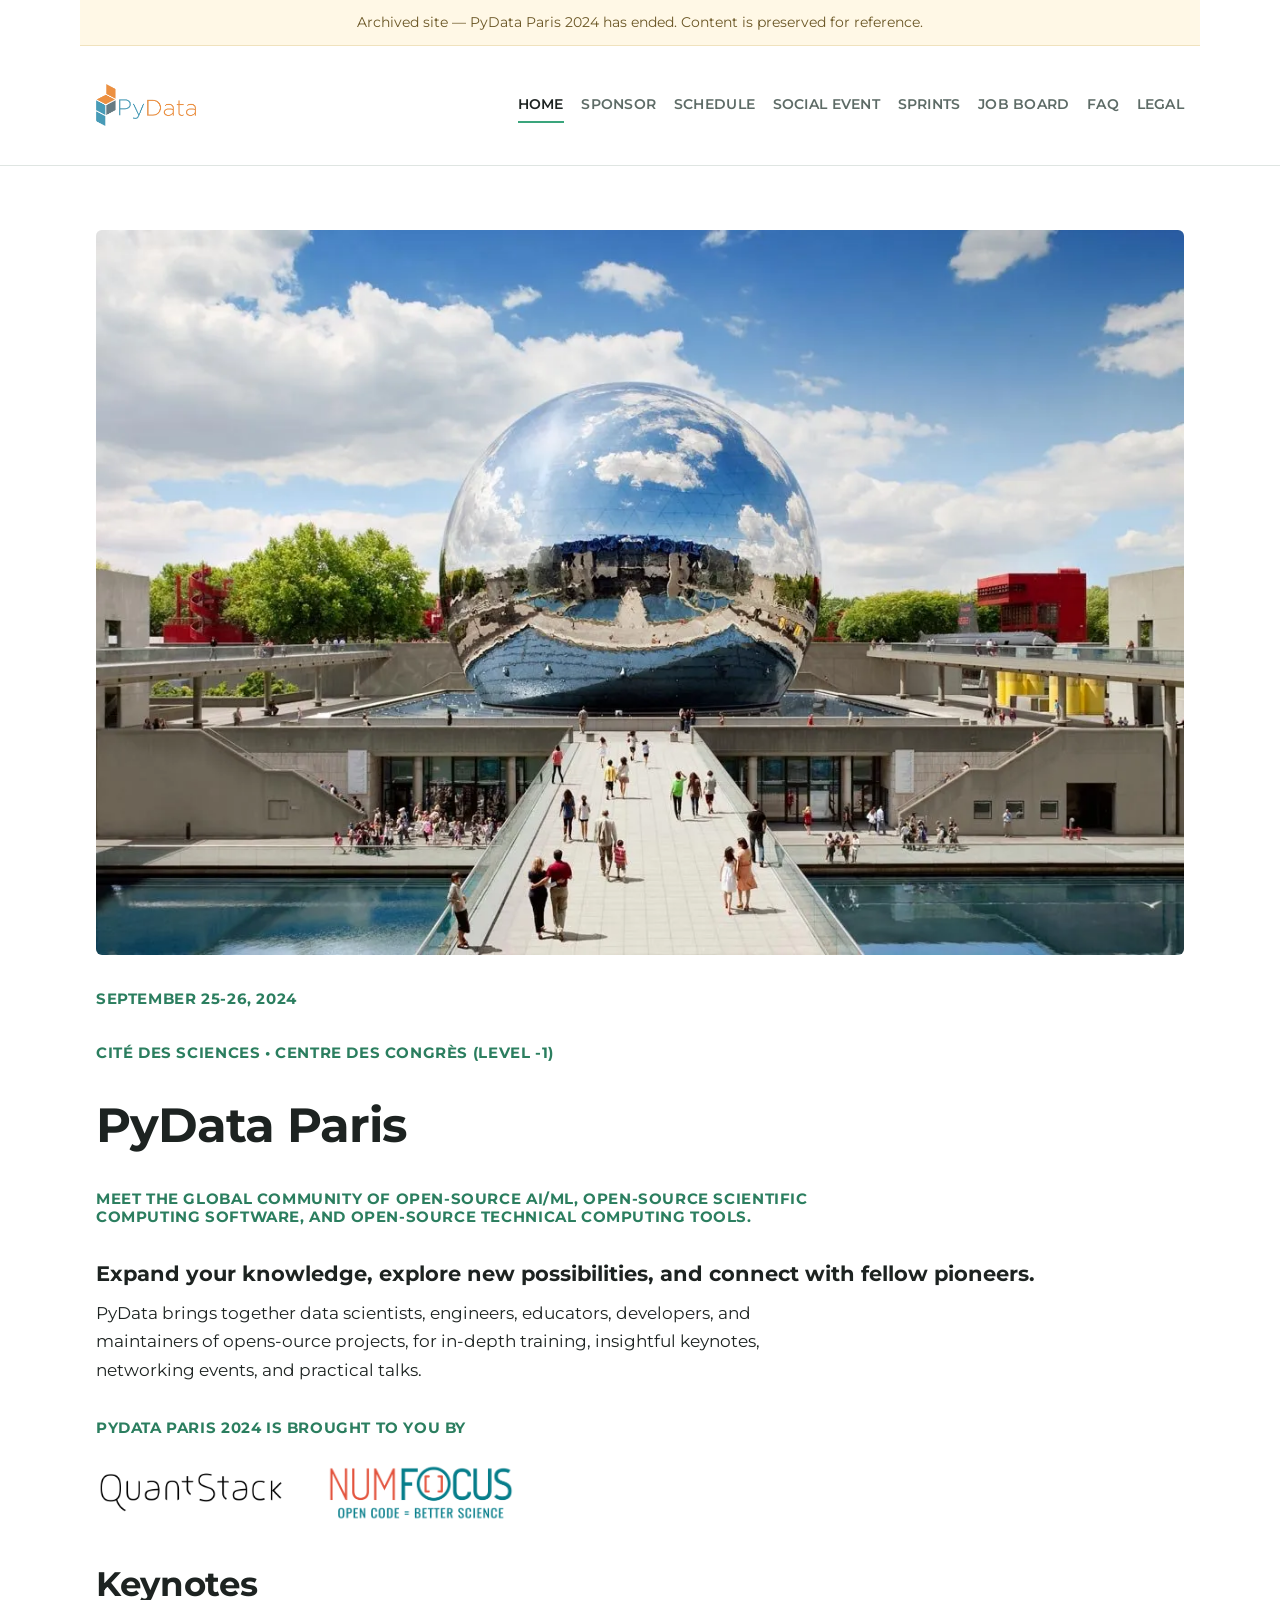
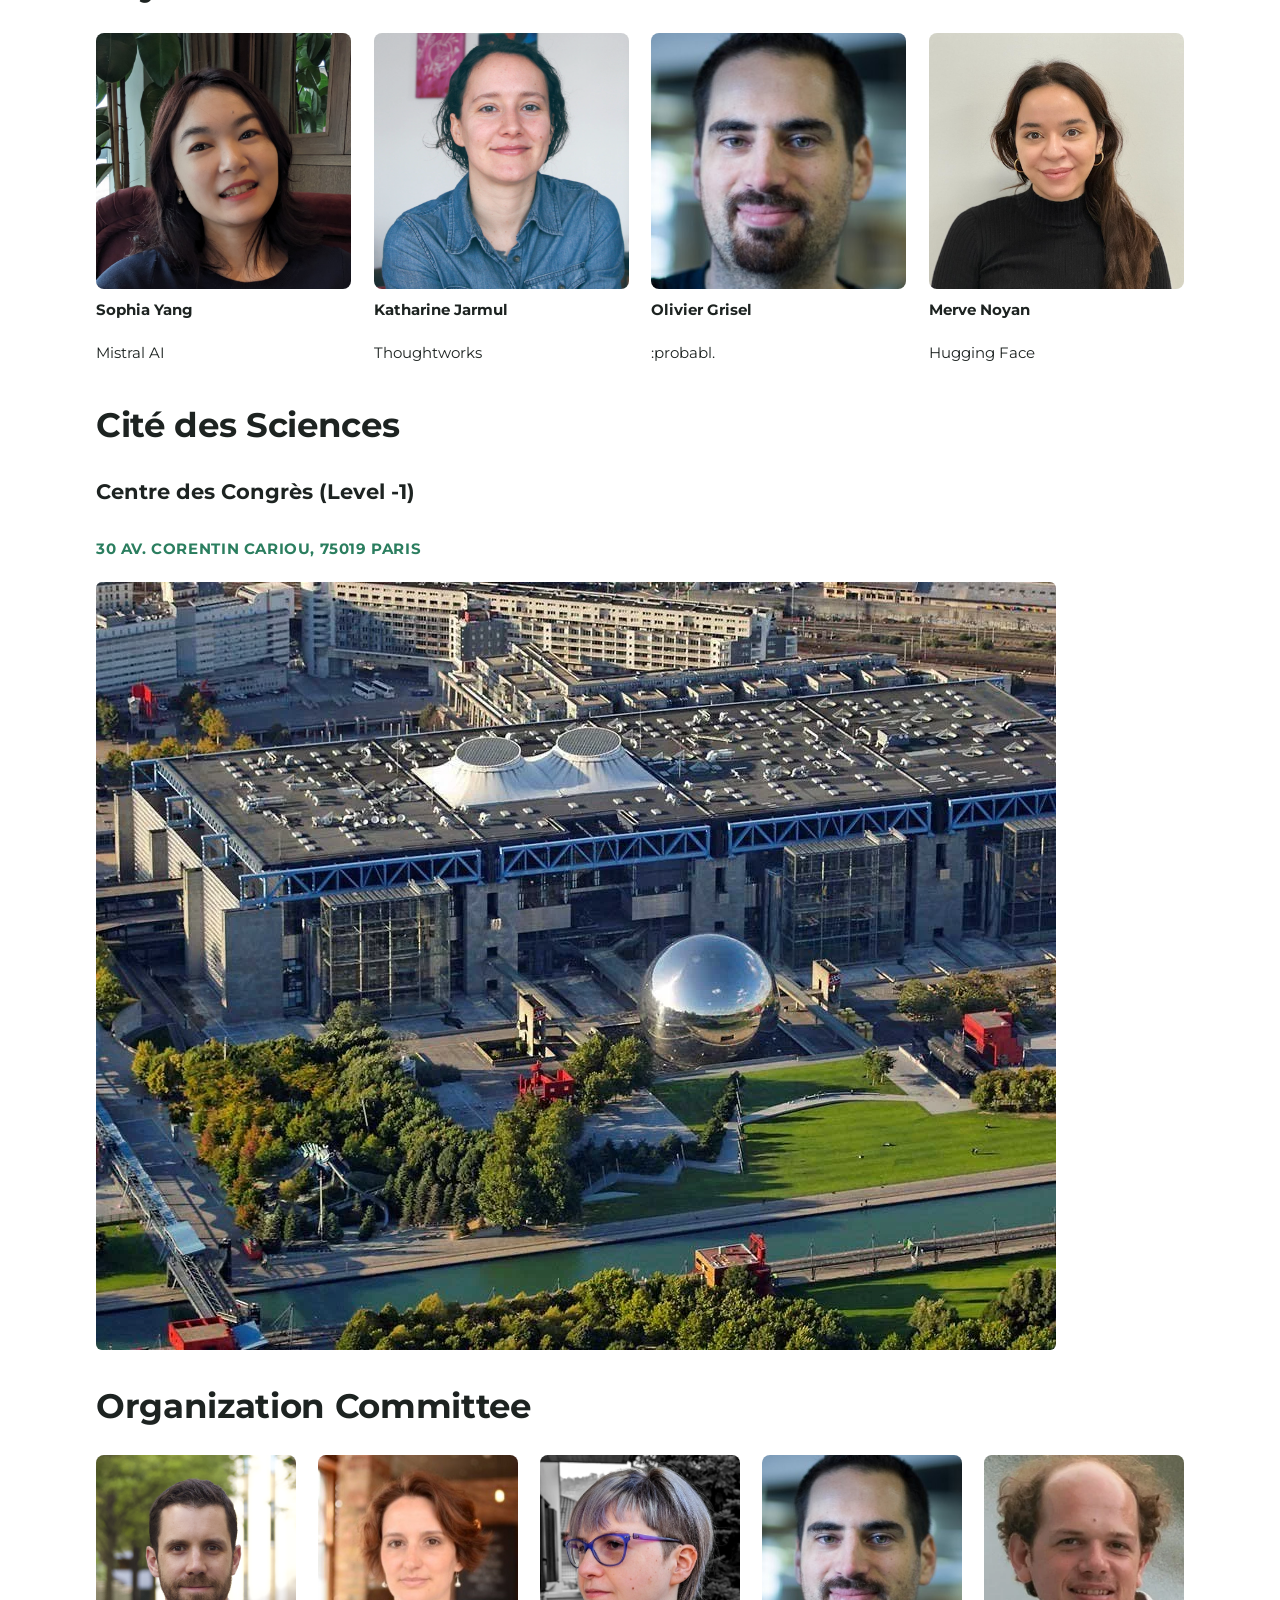
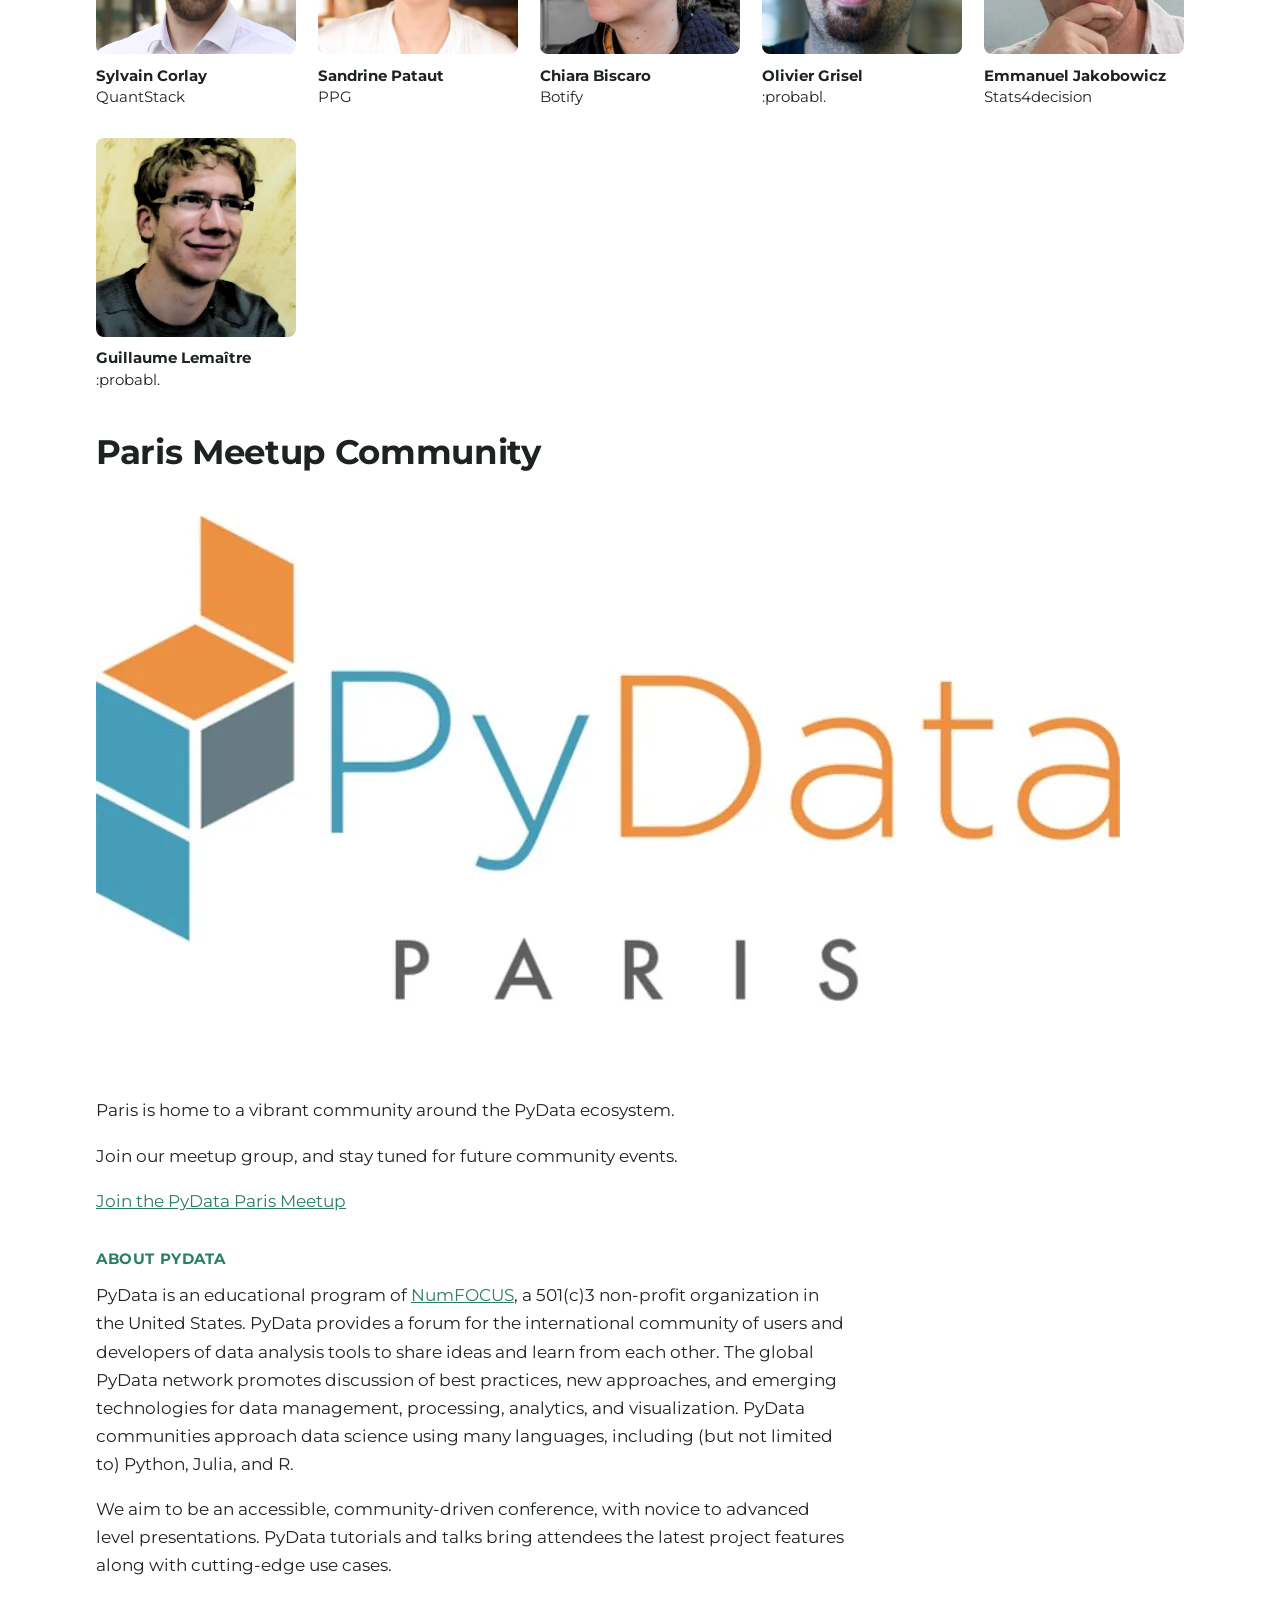
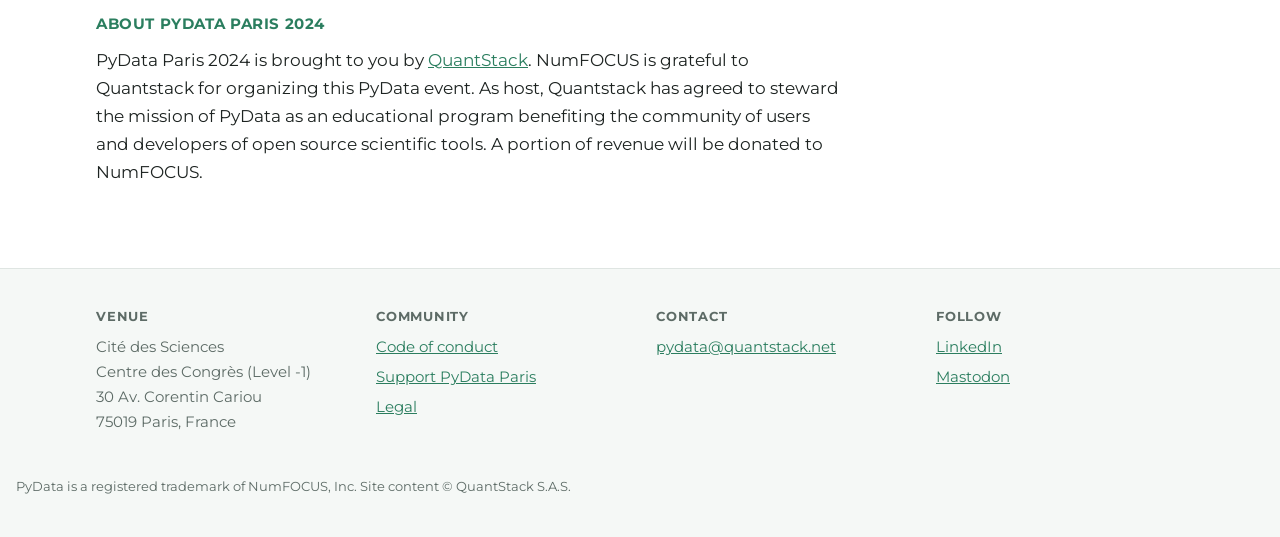
<file: index.html>
<!DOCTYPE html>
<html lang="en">
<head>
<meta charset="utf-8">
<meta name="viewport" content="width=device-width, initial-scale=1">
<title>PyData Paris 2024</title>
<link rel="preconnect" href="https://fonts.googleapis.com">
<link rel="preconnect" href="https://fonts.gstatic.com" crossorigin>
<link rel="stylesheet" href="https://fonts.googleapis.com/css2?family=Montserrat:wght@400;600;700&display=swap">
<link rel="stylesheet" href="site.css">
</head>
<body>

<p class="archive-note">Archived site — PyData Paris 2024 has ended. Content is preserved for reference.</p>

<header class="site-header">
  <div class="site-header__inner">
    <a class="site-logo" href="index.html"><img src="images/PyData_logo.png" alt="PyData Paris 2024"></a>
    <nav class="site-nav" aria-label="Main">
        <a href="index.html" aria-current="page">Home</a>
        <a href="sponsorship-opportunites.html">Sponsor</a>
        <a href="schedule.html">Schedule</a>
        <a href="social-event.html">Social Event</a>
        <a href="sprints.html">Sprints</a>
        <a href="job-board.html">Job Board</a>
        <a href="faq.html">FAQ</a>
        <a href="legal.html">Legal</a>
    </nav>
  </div>
</header>

<main>
<img src="images/0_jYrq6Du7WpJDOTUf.png" alt="" loading="lazy" width="1200" height="800">
<h4><strong>September 25-26, 2024</strong></h4>
<h4>Cité des Sciences • Centre des Congrès (Level -1)</h4>
<h1><strong>PyData Paris</strong></h1>
<h4>Meet the global community of open-source AI/ML, open-source scientific computing software, and open-source technical computing tools.</h4>
<h3><strong>Expand your knowledge, explore new possibilities, and connect with fellow pioneers.</strong></h3>
<p>PyData brings together data scientists, engineers, educators, developers, and maintainers of opens-ource projects, for in-depth training, insightful keynotes, networking events, and practical talks.</p>
<h4>PyData Paris 2024 is brought to you by</h4>
<div class="logos">
<a href="https://quantstack.net" target="_blank" rel="noopener"><img src="images/quantstack-logo.png" alt="" loading="lazy" width="500" height="118"></a>
<a href="https://numfocus.org" target="_blank" rel="noopener"><img src="images/numfocus-logo.png" alt="" loading="lazy" width="812" height="271"></a>
</div>
<h2>Keynotes</h2>
<div class="cards">
<figure><img src="images/sophia-yang.png" alt="" loading="lazy" width="400" height="400"><figcaption><strong>Sophia Yang</strong><br>Mistral AI</figcaption></figure>
<figure><img src="images/katharine-jarmul.png" alt="" loading="lazy" width="399" height="400"><figcaption><strong>Katharine Jarmul</strong><br>Thoughtworks</figcaption></figure>
<figure><img src="images/olivier.png" alt="" loading="lazy" width="353" height="397"><figcaption><strong>Olivier Grisel</strong><br>:probabl.</figcaption></figure>
<figure><img src="images/merve.png" alt="" loading="lazy" width="416" height="415"><figcaption><strong>Merve Noyan</strong><br>Hugging Face</figcaption></figure>
</div>
<h2>Cité des Sciences</h2>
<h3>Centre des Congrès (Level -1)</h3>
<h4><strong>30 Av. Corentin Cariou, 75019 Paris</strong></h4>
<a href="https://pydata.org/paris2024/about/#venue" target="_blank" rel="noopener"><img src="images/la-geode-vue-du-ciel.jpg" alt="" loading="lazy" width="960" height="768"></a>
<h2>Organization Committee</h2>
<div class="cards">
<figure><img src="images/sylvain.png" alt="" loading="lazy" width="356" height="400"><figcaption><strong>Sylvain Corlay<br></strong>QuantStack</figcaption></figure>
<figure><img src="images/sandrine.png" alt="" loading="lazy" width="296" height="333"><figcaption><strong>Sandrine Pataut<br></strong>PPG</figcaption></figure>
<figure><img src="images/PXL_20221222_144107810_3--1-.jpg" alt="" loading="lazy" width="1001" height="1024"><figcaption><strong>Chiara Biscaro<br></strong>Botify</figcaption></figure>
<figure><img src="images/olivier.png" alt="" loading="lazy" width="353" height="397"><figcaption><strong>Olivier Grisel<br></strong>:probabl.</figcaption></figure>
<figure><img src="images/emmanuel_jakobowicz.jpg" alt="" loading="lazy" width="295" height="295"><figcaption><strong>Emmanuel Jakobowicz<br></strong>Stats4decision</figcaption></figure>
<figure><img src="images/guillaume.png" alt="" loading="lazy" width="200" height="225"><figcaption><strong>Guillaume Lemaître<br></strong>:probabl.</figcaption></figure>
</div>
<h2>Paris Meetup Community</h2>
<a href="https://www.meetup.com/PyData-Paris/" target="_blank" rel="noopener"><img src="images/pydata-paris.png" alt="" loading="lazy" width="1024" height="576"></a>
<p>Paris is home to a vibrant community around the PyData ecosystem.</p>
<p>Join our meetup group, and stay tuned for future community events.</p>
<a href="https://www.meetup.com/PyData-Paris/" target="_blank" rel="noopener">Join the PyData Paris Meetup</a>
<h4>ABOUT PYDATA</h4>
<p>PyData is an educational program of <a href="https://numfocus.org/" target="_blank" rel="noopener">NumFOCUS</a>, a 501(c)3 non-profit organization in the United States. PyData provides a forum for the international community of users and developers of data analysis tools to share ideas and learn from each other. The global PyData network promotes discussion of best practices, new approaches, and emerging technologies for data management, processing, analytics, and visualization. PyData communities approach data science using many languages, including (but not limited to) Python, Julia, and R.</p>
<p>We aim to be an accessible, community-driven conference, with novice to advanced level presentations. PyData tutorials and talks bring attendees the latest project features along with cutting-edge use cases.</p>
<h4>ABOUT PYDATA PARIS 2024</h4>
<p>PyData Paris 2024 is brought to you by <a href="https://quantstack.net/" target="_blank" rel="noopener">QuantStack</a>. NumFOCUS is grateful to Quantstack for organizing this PyData event. As host, Quantstack has agreed to steward the mission of PyData as an educational program benefiting the community of users and developers of open source scientific tools. A portion of revenue will be donated to NumFOCUS.</p>
</main>

<footer class="site-footer">
  <div class="site-footer__inner">
    <div>
      <h2>Venue</h2>
      <address>
        Cité des Sciences<br>
        Centre des Congrès (Level -1)<br>
        30 Av. Corentin Cariou<br>
        75019 Paris, France
      </address>
    </div>
    <div>
      <h2>Community</h2>
      <ul>
        <li><a href="https://numfocus.org/code-of-conduct" target="_blank" rel="noopener">Code of conduct</a></li>
        <li><a href="sponsorship-opportunites.html">Support PyData Paris</a></li>
        <li><a href="legal.html">Legal</a></li>
      </ul>
    </div>
    <div>
      <h2>Contact</h2>
      <ul>
        <li><a href="mailto:pydata@quantstack.net">pydata@quantstack.net</a></li>
      </ul>
    </div>
    <div>
      <h2>Follow</h2>
      <ul>
          <li><a href="https://www.linkedin.com/company/pydata-paris" target="_blank" rel="noopener">LinkedIn</a></li>
          <li><a href="https://mastodon.social/@pydataparis" target="_blank" rel="noopener">Mastodon</a></li>
      </ul>
    </div>
  </div>
  <p class="site-footer__legal">
    PyData is a registered trademark of NumFOCUS, Inc. Site content © QuantStack S.A.S.
  </p>
</footer>

</body>
</html>
</file>
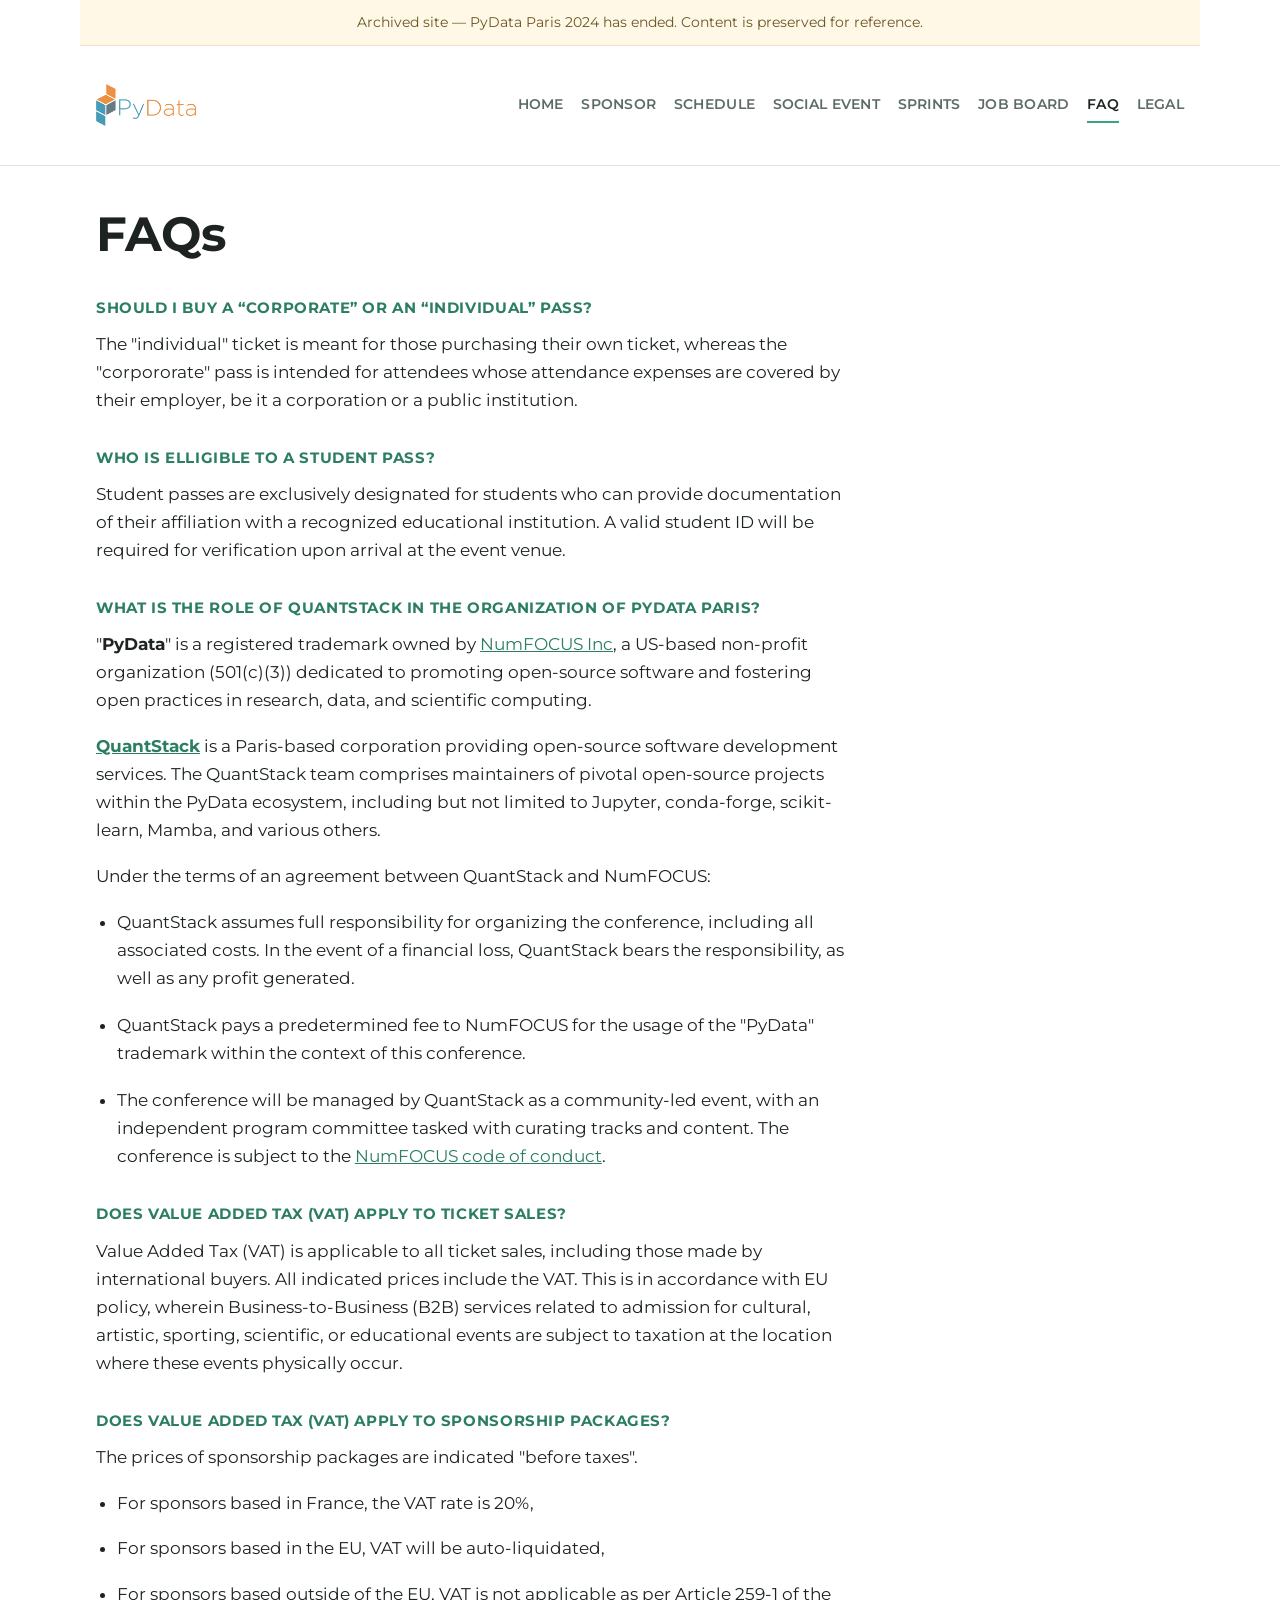
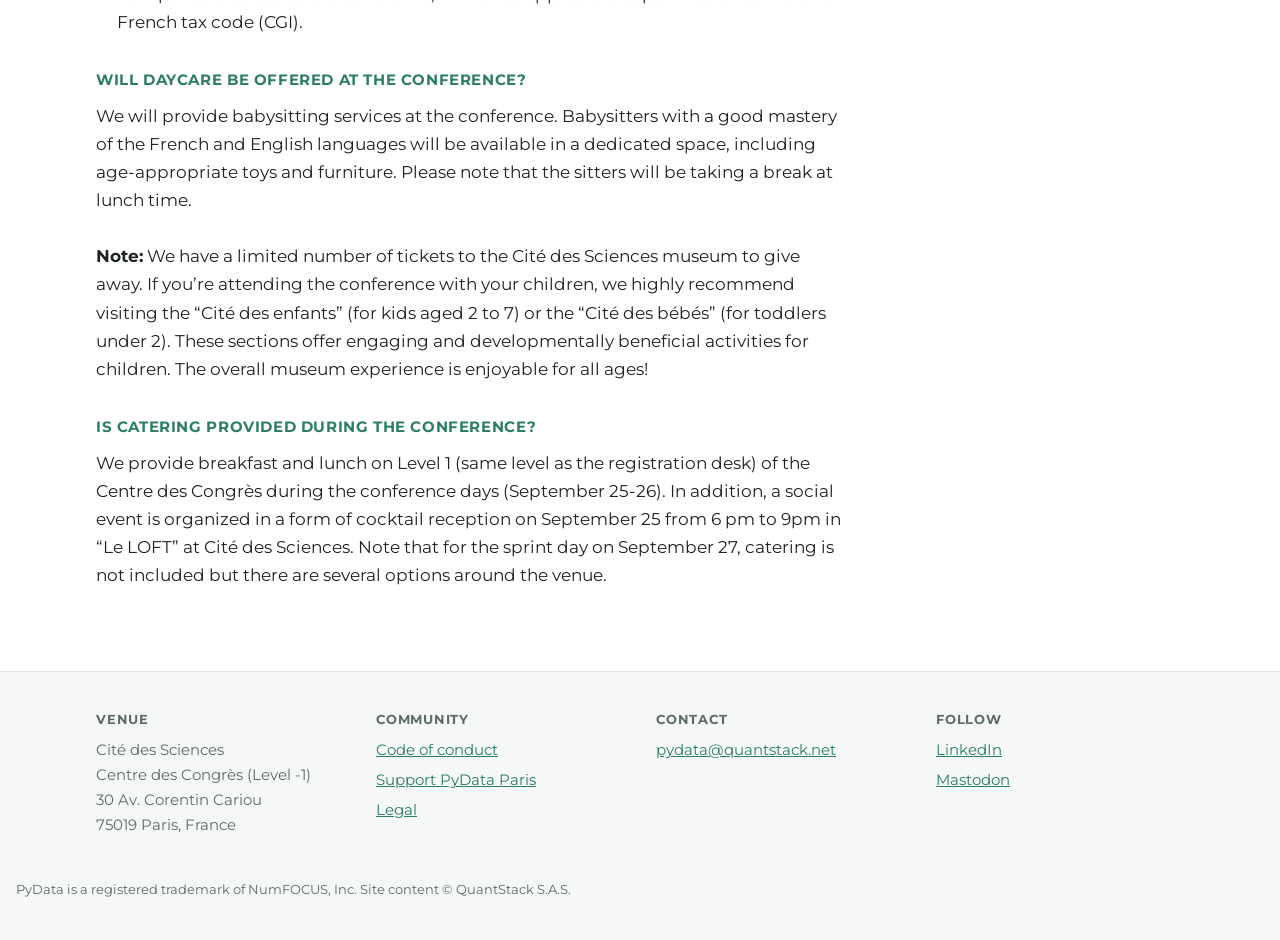
<file: faq.html>
<!DOCTYPE html>
<html lang="en">
<head>
<meta charset="utf-8">
<meta name="viewport" content="width=device-width, initial-scale=1">
<title>FAQ — PyData Paris 2024</title>
<link rel="preconnect" href="https://fonts.googleapis.com">
<link rel="preconnect" href="https://fonts.gstatic.com" crossorigin>
<link rel="stylesheet" href="https://fonts.googleapis.com/css2?family=Montserrat:wght@400;600;700&display=swap">
<link rel="stylesheet" href="site.css">
</head>
<body>

<p class="archive-note">Archived site — PyData Paris 2024 has ended. Content is preserved for reference.</p>

<header class="site-header">
  <div class="site-header__inner">
    <a class="site-logo" href="index.html"><img src="images/PyData_logo.png" alt="PyData Paris 2024"></a>
    <nav class="site-nav" aria-label="Main">
        <a href="index.html">Home</a>
        <a href="sponsorship-opportunites.html">Sponsor</a>
        <a href="schedule.html">Schedule</a>
        <a href="social-event.html">Social Event</a>
        <a href="sprints.html">Sprints</a>
        <a href="job-board.html">Job Board</a>
        <a href="faq.html" aria-current="page">FAQ</a>
        <a href="legal.html">Legal</a>
    </nav>
  </div>
</header>

<main>
<h1><strong>FAQs</strong></h1>
<h4>Should I buy a “corporate” or an “individual” pass?</h4>
<p>The "individual" ticket is meant for those purchasing their own ticket, whereas the "corpororate" pass is intended for attendees whose attendance expenses are covered by their employer, be it a corporation or a public institution.</p>
<h4>Who is elligible to a student pass?</h4>
<p>Student passes are exclusively designated for students who can provide documentation of their affiliation with a recognized educational institution. A valid student ID will be required for verification upon arrival at the event venue.</p>
<h4>What is the role of QuantStack in the organization of PyData Paris?</h4>
<p>"<strong>PyData</strong>" is a registered trademark owned by <a href="https://numfocus.org/" target="_blank" rel="noopener">NumFOCUS Inc</a>, a US-based non-profit organization (501(c)(3)) dedicated to promoting open-source software and fostering open practices in research, data, and scientific computing.</p>
<p><a href="https://quantstack.net/" target="_blank" rel="noopener"><strong>QuantStack</strong></a> is a Paris-based corporation providing open-source software development services. The QuantStack team comprises maintainers of pivotal open-source projects within the PyData ecosystem, including but not limited to Jupyter, conda-forge, scikit-learn, Mamba, and various others.</p>
<p>Under the terms of an agreement between QuantStack and NumFOCUS:</p>
<ul><li><p>QuantStack assumes full responsibility for organizing the conference, including all associated costs. In the event of a financial loss, QuantStack bears the responsibility, as well as any profit generated.</p></li></ul>
<ul><li><p>QuantStack pays a predetermined fee to NumFOCUS for the usage of the "PyData" trademark within the context of this conference.</p></li></ul>
<ul><li><p>The conference will be managed by QuantStack as a community-led event, with an independent program committee tasked with curating tracks and content. The conference is subject to the <a href="https://numfocus.org/code-of-conduct" target="_blank" rel="noopener">NumFOCUS code of conduct</a>.</p></li></ul>
<h4>Does Value Added Tax (VAT) apply to ticket sales?</h4>
<p>Value Added Tax (VAT) is applicable to all ticket sales, including those made by international buyers. All indicated prices include the VAT. This is in accordance with EU policy, wherein Business-to-Business (B2B) services related to admission for cultural, artistic, sporting, scientific, or educational events are subject to taxation at the location where these events physically occur.</p>
<h4>Does Value Added Tax (VAT) apply to sponsorship packages?</h4>
<p>The prices of sponsorship packages are indicated "before taxes".</p>
<ul><li><p>For sponsors based in France, the VAT rate is 20%,</p></li><li><p>For sponsors based in the EU, VAT will be auto-liquidated,</p></li><li><p>For sponsors based outside of the EU, VAT is not applicable as per Article 259-1 of the French tax code (CGI).</p></li></ul>
<h4>Will daycare be offered at the conference?</h4>
<p>We will provide babysitting services at the conference. Babysitters with a good mastery of the French and English languages will be available in a dedicated space, including age-appropriate toys and furniture. Please note that the sitters will be taking a break at lunch time.<br><br><strong>Note:</strong> We have a limited number of tickets to the Cité des Sciences museum to give away. If you’re attending the conference with your children, we highly recommend visiting the “Cité des enfants” (for kids aged 2 to 7) or the “Cité des bébés” (for toddlers under 2). These sections offer engaging and developmentally beneficial activities for children. The overall museum experience is enjoyable for all ages! </p>
<h4>Is catering provided during the conference?</h4>
<p>We provide breakfast and lunch on Level 1 (same level as the registration desk) of the Centre des Congrès during the conference days (September 25-26). In addition, a social event is organized in a form of cocktail reception on September 25 from 6 pm to 9pm in “Le LOFT” at Cité des Sciences. Note that for the sprint day on September 27, catering is not included but there are several options around the venue.</p>
</main>

<footer class="site-footer">
  <div class="site-footer__inner">
    <div>
      <h2>Venue</h2>
      <address>
        Cité des Sciences<br>
        Centre des Congrès (Level -1)<br>
        30 Av. Corentin Cariou<br>
        75019 Paris, France
      </address>
    </div>
    <div>
      <h2>Community</h2>
      <ul>
        <li><a href="https://numfocus.org/code-of-conduct" target="_blank" rel="noopener">Code of conduct</a></li>
        <li><a href="sponsorship-opportunites.html">Support PyData Paris</a></li>
        <li><a href="legal.html">Legal</a></li>
      </ul>
    </div>
    <div>
      <h2>Contact</h2>
      <ul>
        <li><a href="mailto:pydata@quantstack.net">pydata@quantstack.net</a></li>
      </ul>
    </div>
    <div>
      <h2>Follow</h2>
      <ul>
          <li><a href="https://www.linkedin.com/company/pydata-paris" target="_blank" rel="noopener">LinkedIn</a></li>
          <li><a href="https://mastodon.social/@pydataparis" target="_blank" rel="noopener">Mastodon</a></li>
      </ul>
    </div>
  </div>
  <p class="site-footer__legal">
    PyData is a registered trademark of NumFOCUS, Inc. Site content © QuantStack S.A.S.
  </p>
</footer>

</body>
</html>
</file>
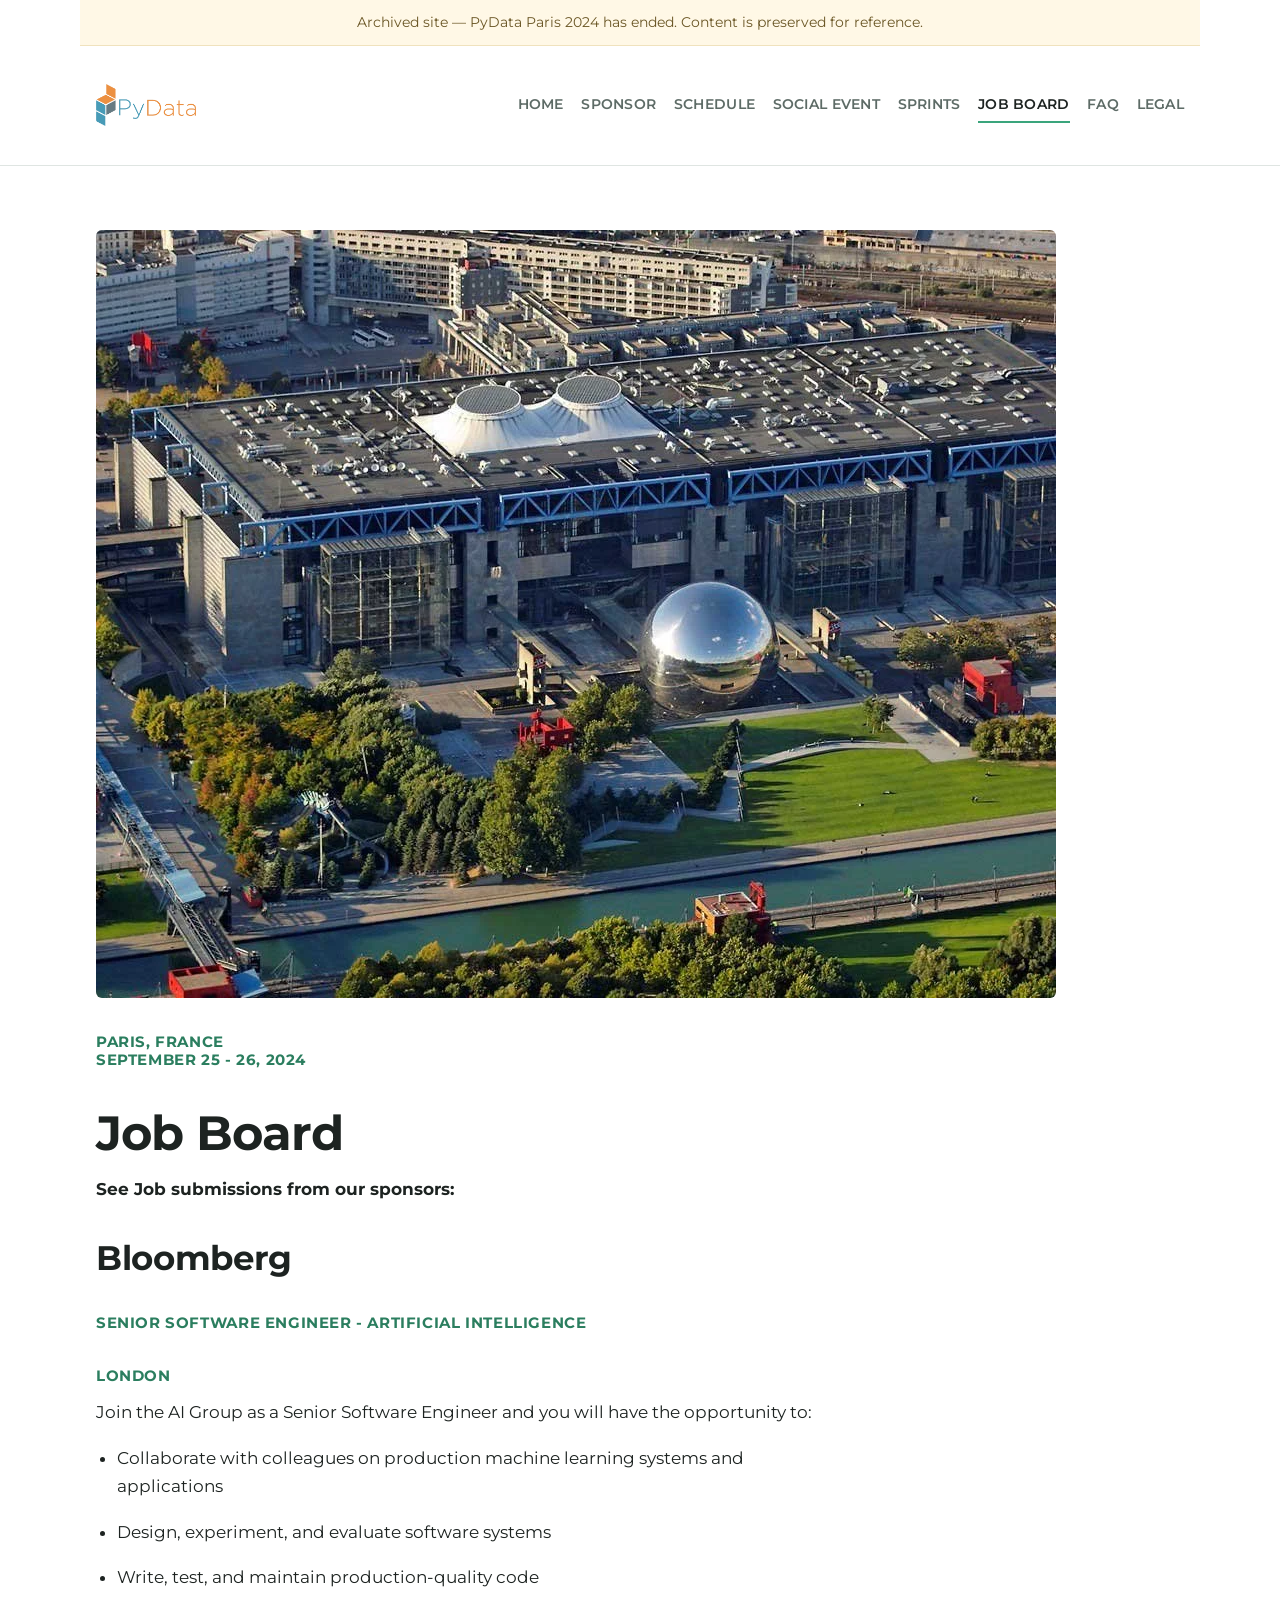
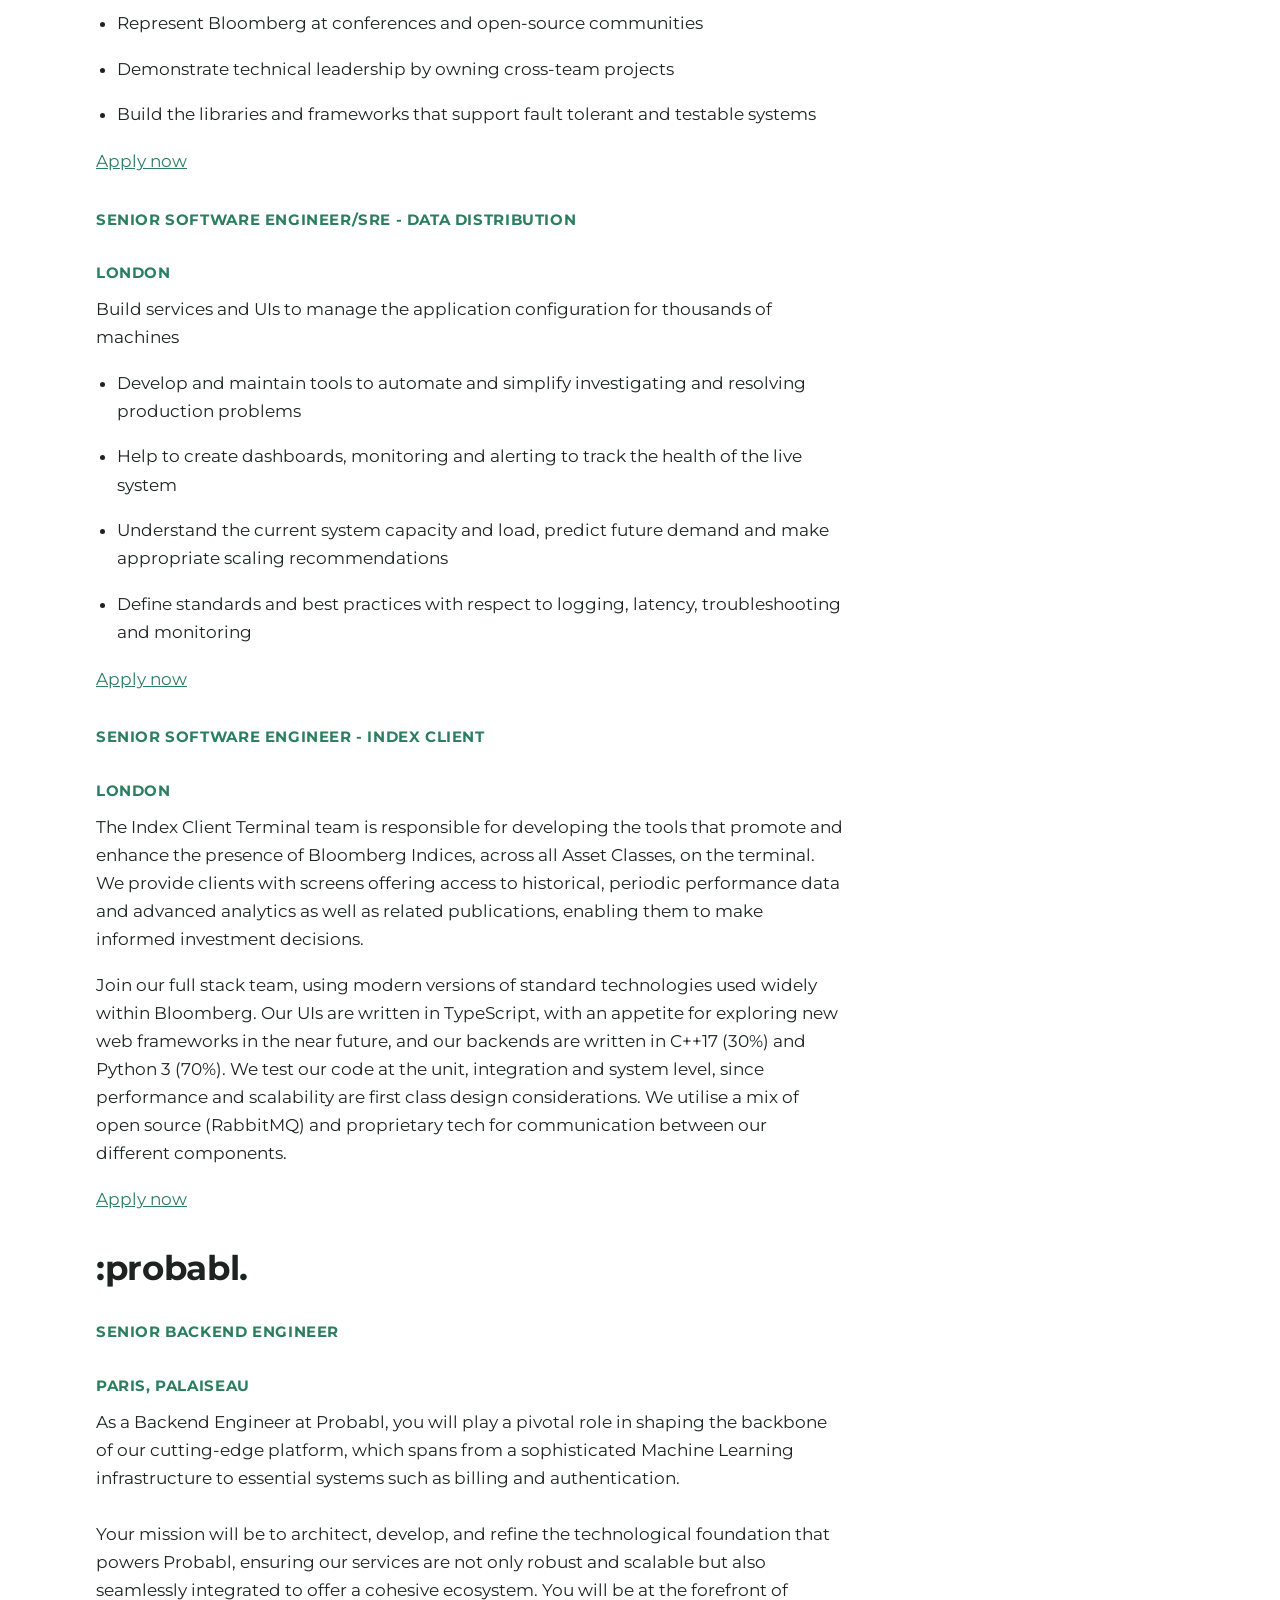
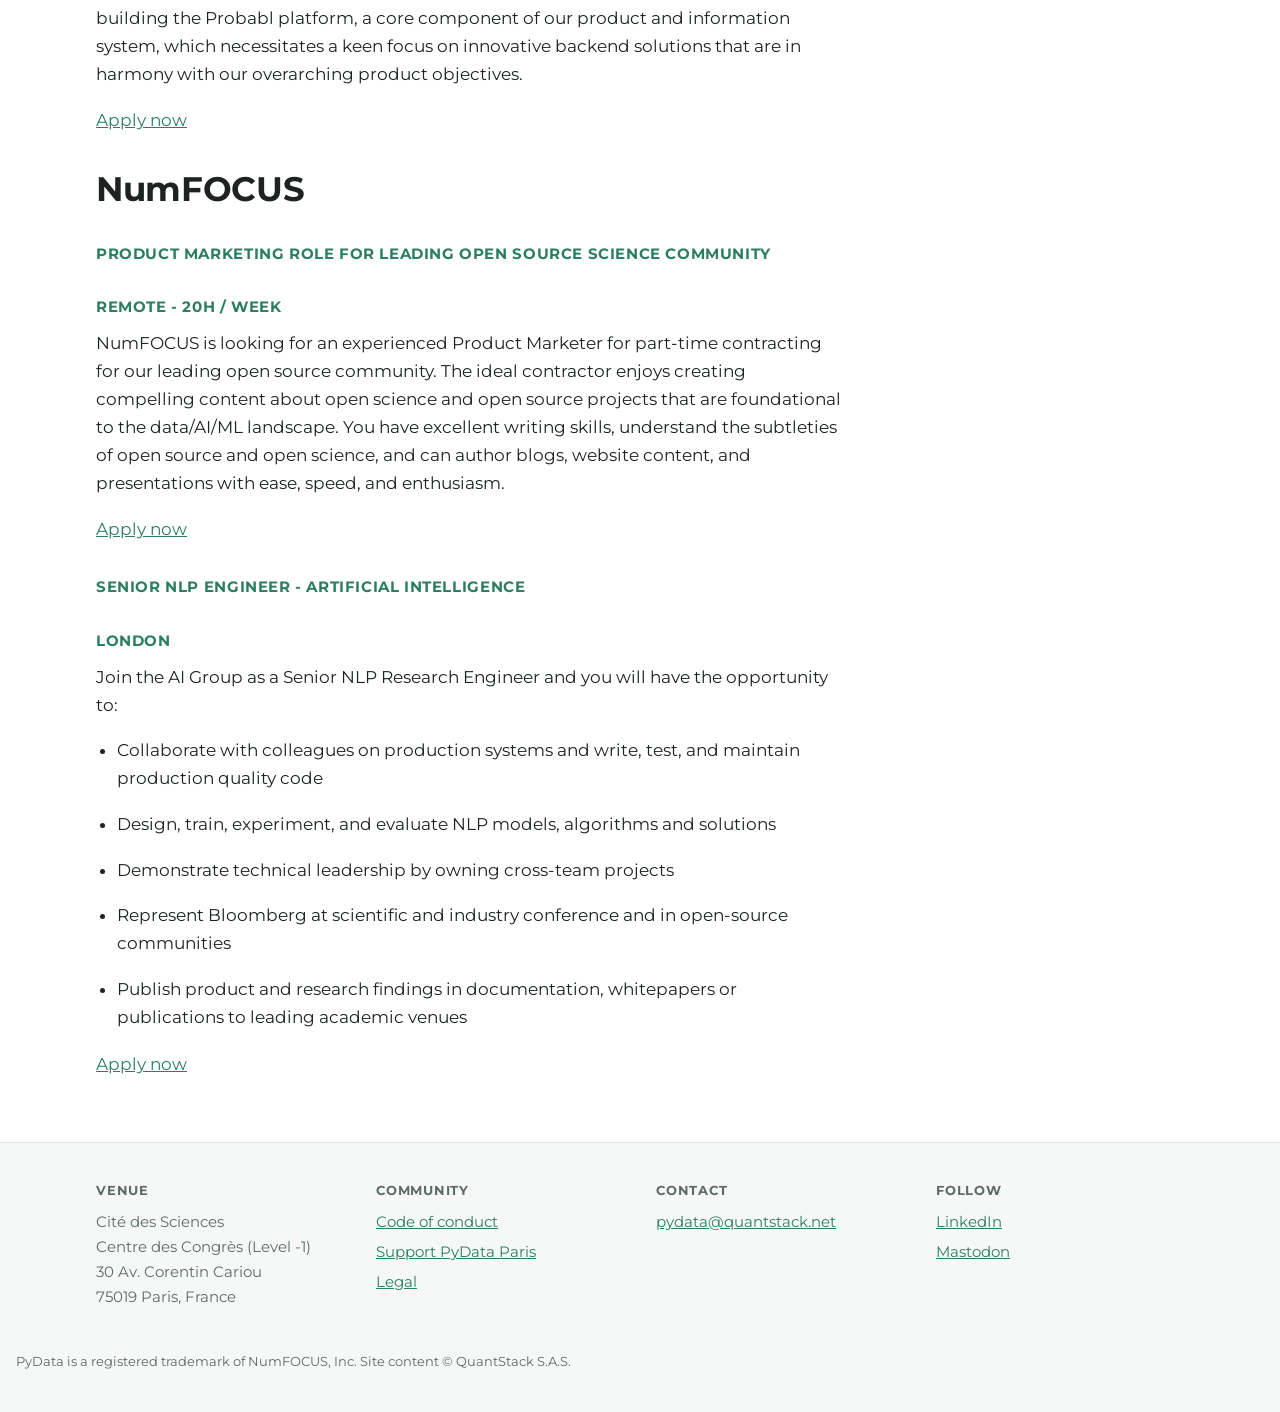
<file: job-board.html>
<!DOCTYPE html>
<html lang="en">
<head>
<meta charset="utf-8">
<meta name="viewport" content="width=device-width, initial-scale=1">
<title>Job Board — PyData Paris 2024</title>
<link rel="preconnect" href="https://fonts.googleapis.com">
<link rel="preconnect" href="https://fonts.gstatic.com" crossorigin>
<link rel="stylesheet" href="https://fonts.googleapis.com/css2?family=Montserrat:wght@400;600;700&display=swap">
<link rel="stylesheet" href="site.css">
</head>
<body>

<p class="archive-note">Archived site — PyData Paris 2024 has ended. Content is preserved for reference.</p>

<header class="site-header">
  <div class="site-header__inner">
    <a class="site-logo" href="index.html"><img src="images/PyData_logo.png" alt="PyData Paris 2024"></a>
    <nav class="site-nav" aria-label="Main">
        <a href="index.html">Home</a>
        <a href="sponsorship-opportunites.html">Sponsor</a>
        <a href="schedule.html">Schedule</a>
        <a href="social-event.html">Social Event</a>
        <a href="sprints.html">Sprints</a>
        <a href="job-board.html" aria-current="page">Job Board</a>
        <a href="faq.html">FAQ</a>
        <a href="legal.html">Legal</a>
    </nav>
  </div>
</header>

<main>
<img src="images/la-geode-vue-du-ciel.jpg" alt="" loading="lazy" width="960" height="768">
<h4>Paris, France<br>September 25 - 26, 2024</h4>
<h1>Job Board</h1>
<p><strong>See Job submissions from our sponsors:</strong></p>
<h2>Bloomberg</h2>
<h4>Senior Software Engineer - Artificial Intelligence</h4>
<h4><strong>London</strong></h4>
<p>Join the AI Group as a Senior Software Engineer and you will have the opportunity to:</p>
<ul><li><p>Collaborate with colleagues on production machine learning systems and applications</p></li><li><p>Design, experiment, and evaluate software systems</p></li><li><p>Write, test, and maintain production-quality code</p></li><li><p>Represent Bloomberg at conferences and open-source communities</p></li><li><p>Demonstrate technical leadership by owning cross-team projects</p></li><li><p>Build the libraries and frameworks that support fault tolerant and testable systems</p></li></ul>
<a href="https://careers.bloomberg.com/job/detail/125257" target="_blank" rel="noopener">Apply now</a>
<h4>Senior Software Engineer/SRE - Data Distribution</h4>
<h4><strong>London</strong></h4>
<p>Build services and UIs to manage the application configuration for thousands of machines</p>
<ul><li><p>Develop and maintain tools to automate and simplify investigating and resolving production problems</p></li><li><p> Help to create dashboards, monitoring and alerting to track the health of the live system</p></li><li><p> Understand the current system capacity and load, predict future demand and make appropriate scaling recommendations</p></li><li><p>Define standards and best practices with respect to logging, latency, troubleshooting and monitoring</p></li></ul>
<a href="https://careers.bloomberg.com/job/detail/125190" target="_blank" rel="noopener">Apply now</a>
<h4>Senior Software Engineer - Index Client</h4>
<h4><strong>London</strong></h4>
<p>The Index Client Terminal team is responsible for developing the tools that promote and enhance the presence of Bloomberg Indices, across all Asset Classes, on the terminal. We provide clients with screens offering access to historical, periodic performance data and advanced analytics as well as related publications, enabling them to make informed investment decisions.</p>
<p>Join our full stack team, using modern versions of standard technologies used widely within Bloomberg. Our UIs are written in TypeScript, with an appetite for exploring new web frameworks in the near future, and our backends are written in C++17 (30%) and Python 3 (70%). We test our code at the unit, integration and system level, since performance and scalability are first class design considerations. We utilise a mix of open source (RabbitMQ) and proprietary tech for communication between our different components. </p>
<a href="https://bloomberg.avature.net/careers/JobDetail?jobId=4458" target="_blank" rel="noopener">Apply now</a>
<h2>:probabl.</h2>
<h4>Senior Backend Engineer</h4>
<h4>Paris, Palaiseau</h4>
<p>As a Backend Engineer at Probabl, you will play a pivotal role in shaping the backbone of our cutting-edge platform, which spans from a sophisticated Machine Learning infrastructure to essential systems such as billing and authentication.<br><br>Your mission will be to architect, develop, and refine the technological foundation that powers Probabl, ensuring our services are not only robust and scalable but also seamlessly integrated to offer a cohesive ecosystem. You will be at the forefront of building the Probabl platform, a core component of our product and information system, which necessitates a keen focus on innovative backend solutions that are in harmony with our overarching product objectives.</p>
<a href="https://join.probabl.ai/jobs/3608401-senior-backend-engineer" target="_blank" rel="noopener">Apply now</a>
<h2>NumFOCUS</h2>
<h4>Product Marketing Role for Leading Open Source Science Community </h4>
<h4><strong>Remote - 20h / week</strong></h4>
<p>NumFOCUS is looking for an experienced Product Marketer for part-time contracting for our leading open source community. The ideal contractor enjoys creating compelling content about open science and open source projects that are foundational to the data/AI/ML landscape. You have excellent writing skills, understand the subtleties of open source and open science, and can author blogs, website content, and presentations with ease, speed, and enthusiasm.</p>
<a href="https://jobs.numfocus.org/" target="_blank" rel="noopener">Apply now</a>
<h4>Senior NLP Engineer - Artificial Intelligence</h4>
<h4><strong>London</strong></h4>
<p>Join the AI Group as a Senior NLP Research Engineer and you will have the opportunity to:</p>
<ul><li><p>Collaborate with colleagues on production systems and write, test, and maintain production quality code</p></li><li><p>Design, train, experiment, and evaluate NLP models, algorithms and solutions</p></li><li><p>Demonstrate technical leadership by owning cross-team projects</p></li><li><p>Represent Bloomberg at scientific and industry conference and in open-source communities</p></li><li><p>Publish product and research findings in documentation, whitepapers or publications to leading academic venues</p></li></ul>
<a href="https://careers.bloomberg.com/job/detail/125260" target="_blank" rel="noopener">Apply now</a>
</main>

<footer class="site-footer">
  <div class="site-footer__inner">
    <div>
      <h2>Venue</h2>
      <address>
        Cité des Sciences<br>
        Centre des Congrès (Level -1)<br>
        30 Av. Corentin Cariou<br>
        75019 Paris, France
      </address>
    </div>
    <div>
      <h2>Community</h2>
      <ul>
        <li><a href="https://numfocus.org/code-of-conduct" target="_blank" rel="noopener">Code of conduct</a></li>
        <li><a href="sponsorship-opportunites.html">Support PyData Paris</a></li>
        <li><a href="legal.html">Legal</a></li>
      </ul>
    </div>
    <div>
      <h2>Contact</h2>
      <ul>
        <li><a href="mailto:pydata@quantstack.net">pydata@quantstack.net</a></li>
      </ul>
    </div>
    <div>
      <h2>Follow</h2>
      <ul>
          <li><a href="https://www.linkedin.com/company/pydata-paris" target="_blank" rel="noopener">LinkedIn</a></li>
          <li><a href="https://mastodon.social/@pydataparis" target="_blank" rel="noopener">Mastodon</a></li>
      </ul>
    </div>
  </div>
  <p class="site-footer__legal">
    PyData is a registered trademark of NumFOCUS, Inc. Site content © QuantStack S.A.S.
  </p>
</footer>

</body>
</html>
</file>
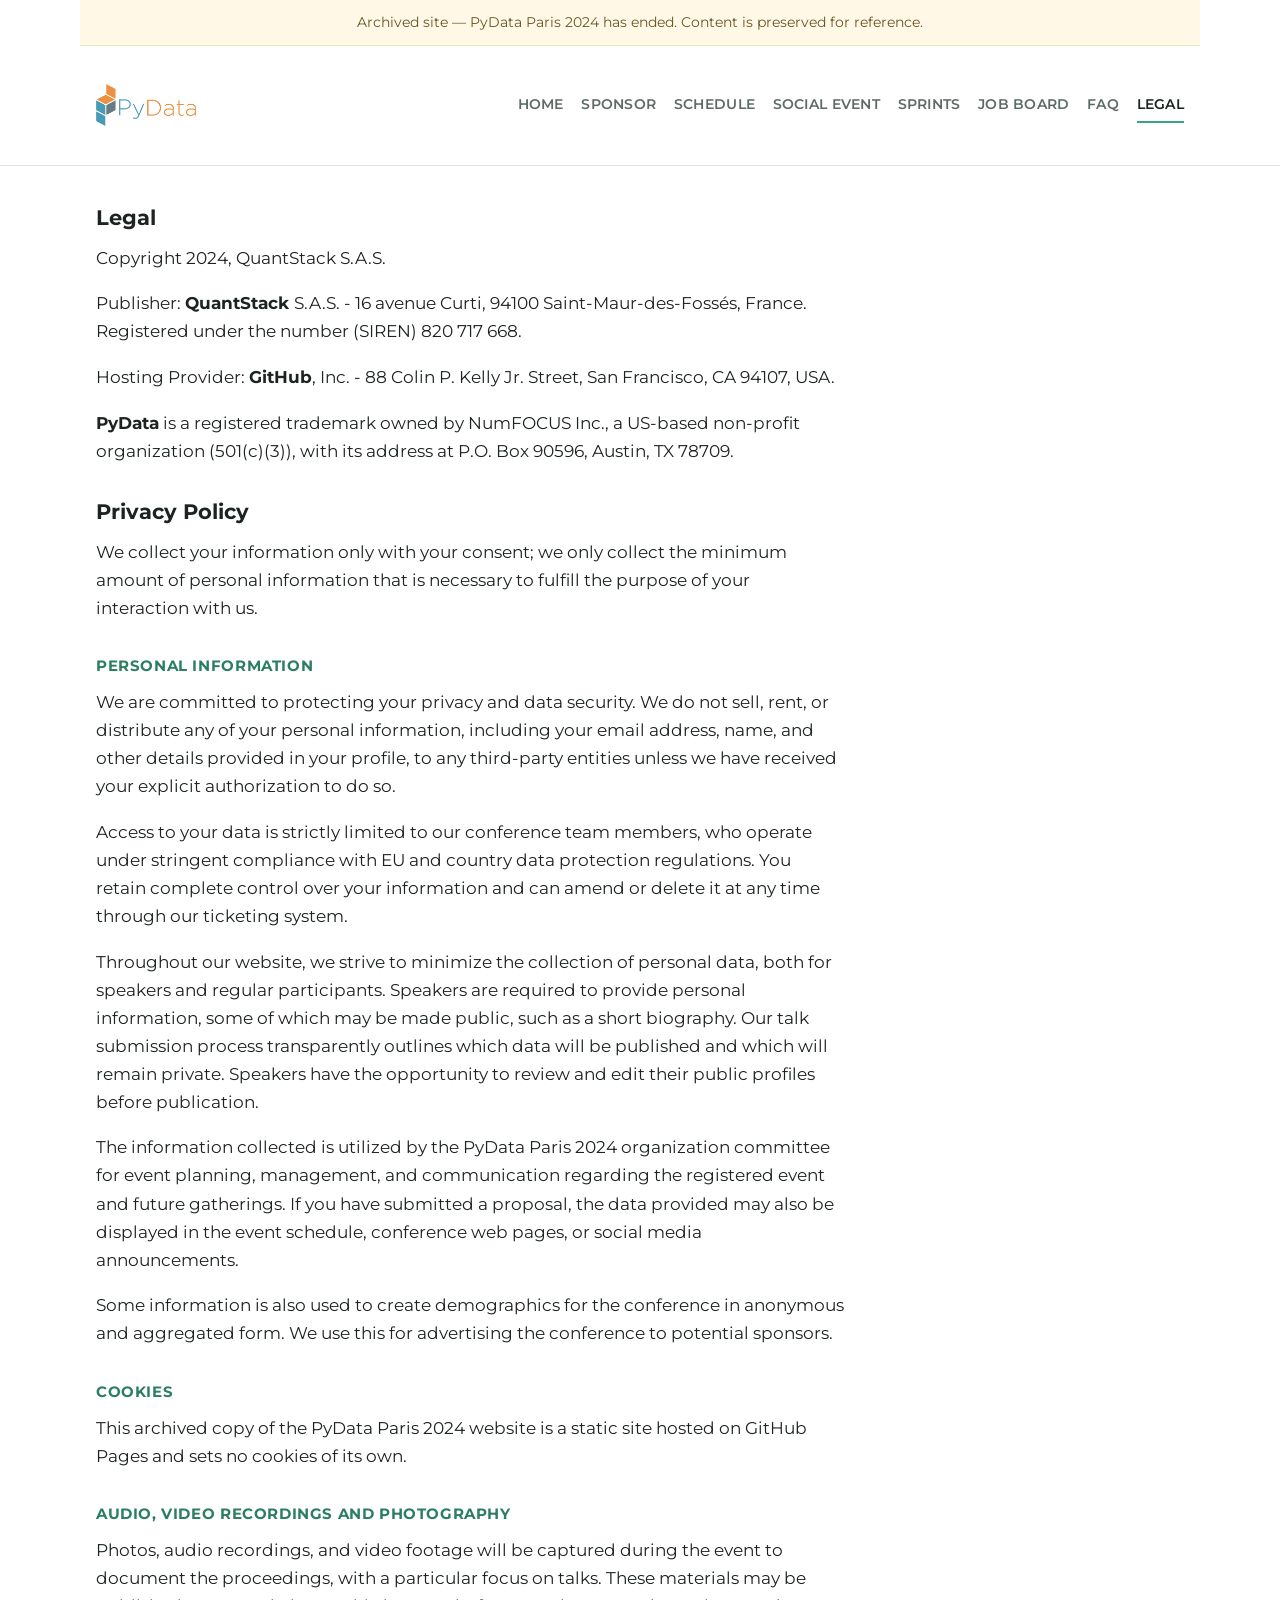
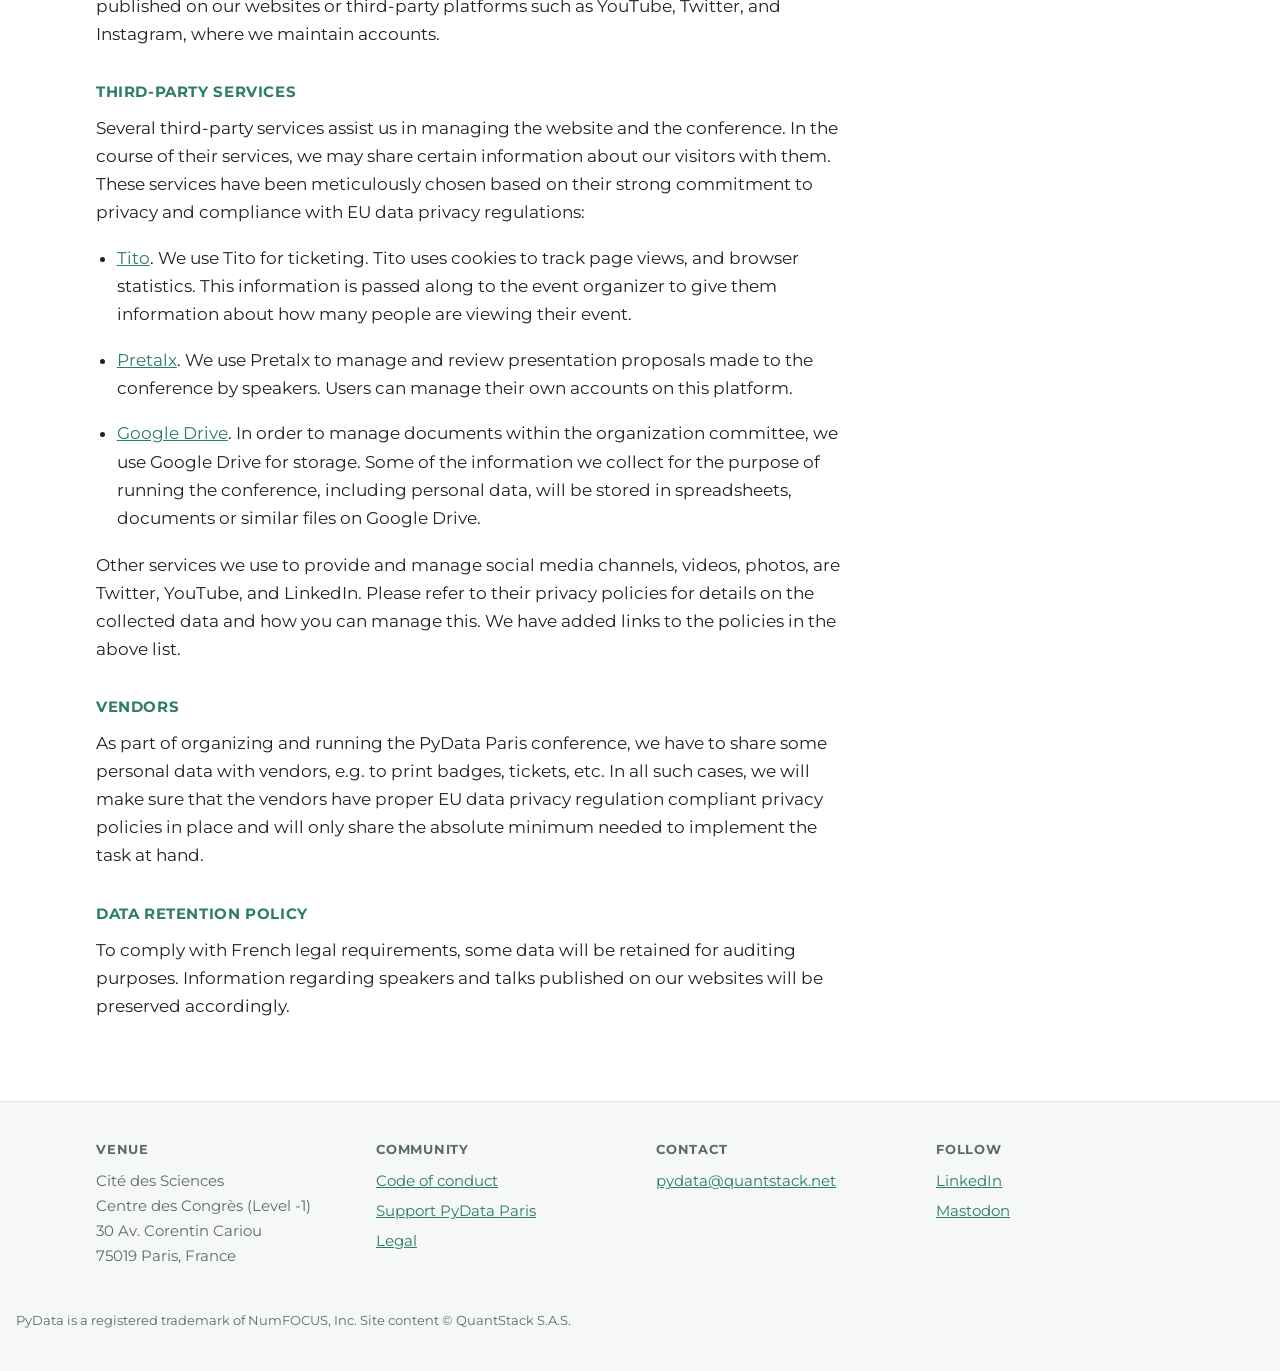
<file: legal.html>
<!DOCTYPE html>
<html lang="en">
<head>
<meta charset="utf-8">
<meta name="viewport" content="width=device-width, initial-scale=1">
<title>Legal — PyData Paris 2024</title>
<link rel="preconnect" href="https://fonts.googleapis.com">
<link rel="preconnect" href="https://fonts.gstatic.com" crossorigin>
<link rel="stylesheet" href="https://fonts.googleapis.com/css2?family=Montserrat:wght@400;600;700&display=swap">
<link rel="stylesheet" href="site.css">
</head>
<body>

<p class="archive-note">Archived site — PyData Paris 2024 has ended. Content is preserved for reference.</p>

<header class="site-header">
  <div class="site-header__inner">
    <a class="site-logo" href="index.html"><img src="images/PyData_logo.png" alt="PyData Paris 2024"></a>
    <nav class="site-nav" aria-label="Main">
        <a href="index.html">Home</a>
        <a href="sponsorship-opportunites.html">Sponsor</a>
        <a href="schedule.html">Schedule</a>
        <a href="social-event.html">Social Event</a>
        <a href="sprints.html">Sprints</a>
        <a href="job-board.html">Job Board</a>
        <a href="faq.html">FAQ</a>
        <a href="legal.html" aria-current="page">Legal</a>
    </nav>
  </div>
</header>

<main>
<h3>Legal</h3>
<p>Copyright 2024, QuantStack S.A.S.</p>
<p>Publisher: <strong>QuantStack </strong>S.A.S. - 16 avenue Curti, 94100 Saint-Maur-des-Fossés, France. Registered under the number (SIREN) 820 717 668.</p>
<p>Hosting Provider: <strong>GitHub</strong>, Inc. - 88 Colin P. Kelly Jr. Street, San Francisco, CA 94107, USA.</p>
<p><strong>PyData</strong> is a registered trademark owned by NumFOCUS Inc., a US-based non-profit organization (501(c)(3)), with its address at P.O. Box 90596, Austin, TX 78709.</p>
<h3>Privacy Policy</h3>
<p>We collect your information only with your consent; we only collect the minimum amount of personal information that is necessary to fulfill the purpose of your interaction with us.</p>
<h4>Personal Information</h4>
<p>We are committed to protecting your privacy and data security. We do not sell, rent, or distribute any of your personal information, including your email address, name, and other details provided in your profile, to any third-party entities unless we have received your explicit authorization to do so.</p>
<p>Access to your data is strictly limited to our conference team members, who operate under stringent compliance with EU and country data protection regulations. You retain complete control over your information and can amend or delete it at any time through our ticketing system.</p>
<p>Throughout our website, we strive to minimize the collection of personal data, both for speakers and regular participants. Speakers are required to provide personal information, some of which may be made public, such as a short biography. Our talk submission process transparently outlines which data will be published and which will remain private. Speakers have the opportunity to review and edit their public profiles before publication.</p>
<p>The information collected is utilized by the PyData Paris 2024 organization committee for event planning, management, and communication regarding the registered event and future gatherings. If you have submitted a proposal, the data provided may also be displayed in the event schedule, conference web pages, or social media announcements.</p>
<p>Some information is also used to create demographics for the conference in anonymous and aggregated form. We use this for advertising the conference to potential sponsors.</p>
<h4>Cookies</h4>
<p>This archived copy of the PyData Paris 2024 website is a static site hosted on GitHub Pages and sets no cookies of its own.</p>
<h4>Audio, video recordings and photography</h4>
<p>Photos, audio recordings, and video footage will be captured during the event to document the proceedings, with a particular focus on talks. These materials may be published on our websites or third-party platforms such as YouTube, Twitter, and Instagram, where we maintain accounts.</p>
<h4>Third-party services</h4>
<p>Several third-party services assist us in managing the website and the conference. In the course of their services, we may share certain information about our visitors with them. These services have been meticulously chosen based on their strong commitment to privacy and compliance with EU data privacy regulations:</p>
<ul><li><p><a href="https://ti.to/privacy" target="_blank" rel="noopener">Tito</a>. We use Tito for ticketing. Tito uses cookies to track page views, and browser statistics. This information is passed along to the event organizer to give them information about how many people are viewing their event.</p></li><li><p><a href="https://pretalx.com/p/privacy/" target="_blank" rel="noopener">Pretalx</a>. We use Pretalx to manage and review presentation proposals made to the conference by speakers. Users can manage their own accounts on this platform.</p></li><li><p><a href="https://www.google.com/policies/privacy/" target="_blank" rel="noopener">Google Drive</a>. In order to manage documents within the organization committee, we use Google Drive for storage. Some of the information we collect for the purpose of running the conference, including personal data, will be stored in spreadsheets, documents or similar files on Google Drive.</p></li></ul>
<p>Other services we use to provide and manage social media channels, videos, photos, are Twitter, YouTube, and LinkedIn. Please refer to their privacy policies for details on the collected data and how you can manage this. We have added links to the policies in the above list.</p>
<h4>Vendors</h4>
<p>As part of organizing and running the PyData Paris conference, we have to share some personal data with vendors, e.g. to print badges, tickets, etc. In all such cases, we will make sure that the vendors have proper EU data privacy regulation compliant privacy policies in place and will only share the absolute minimum needed to implement the task at hand.</p>
<h4>Data Retention Policy</h4>
<p>To comply with French legal requirements, some data will be retained for auditing purposes. Information regarding speakers and talks published on our websites will be preserved accordingly.</p>
</main>

<footer class="site-footer">
  <div class="site-footer__inner">
    <div>
      <h2>Venue</h2>
      <address>
        Cité des Sciences<br>
        Centre des Congrès (Level -1)<br>
        30 Av. Corentin Cariou<br>
        75019 Paris, France
      </address>
    </div>
    <div>
      <h2>Community</h2>
      <ul>
        <li><a href="https://numfocus.org/code-of-conduct" target="_blank" rel="noopener">Code of conduct</a></li>
        <li><a href="sponsorship-opportunites.html">Support PyData Paris</a></li>
        <li><a href="legal.html">Legal</a></li>
      </ul>
    </div>
    <div>
      <h2>Contact</h2>
      <ul>
        <li><a href="mailto:pydata@quantstack.net">pydata@quantstack.net</a></li>
      </ul>
    </div>
    <div>
      <h2>Follow</h2>
      <ul>
          <li><a href="https://www.linkedin.com/company/pydata-paris" target="_blank" rel="noopener">LinkedIn</a></li>
          <li><a href="https://mastodon.social/@pydataparis" target="_blank" rel="noopener">Mastodon</a></li>
      </ul>
    </div>
  </div>
  <p class="site-footer__legal">
    PyData is a registered trademark of NumFOCUS, Inc. Site content © QuantStack S.A.S.
  </p>
</footer>

</body>
</html>
</file>
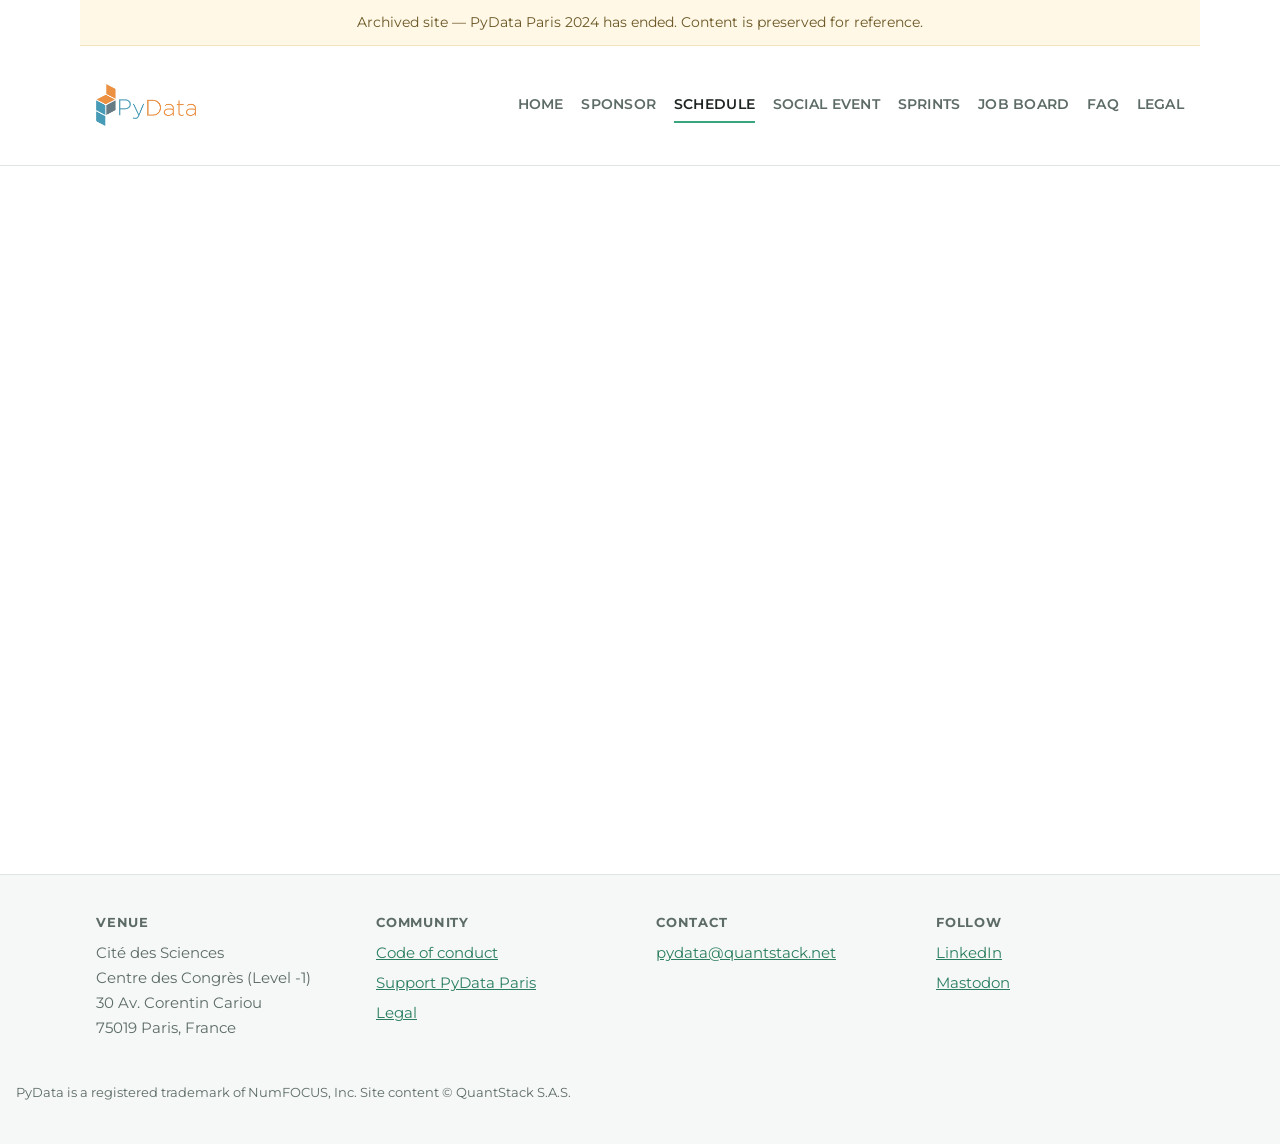
<file: schedule.html>
<!DOCTYPE html>
<html lang="en">
<head>
<meta charset="utf-8">
<meta name="viewport" content="width=device-width, initial-scale=1">
<title>Schedule — PyData Paris 2024</title>
<link rel="preconnect" href="https://fonts.googleapis.com">
<link rel="preconnect" href="https://fonts.gstatic.com" crossorigin>
<link rel="stylesheet" href="https://fonts.googleapis.com/css2?family=Montserrat:wght@400;600;700&display=swap">
<link rel="stylesheet" href="site.css">
<script defer src="https://pretalx.com/democon/schedule/widget/v2.en.js"></script>
</head>
<body>

<p class="archive-note">Archived site — PyData Paris 2024 has ended. Content is preserved for reference.</p>

<header class="site-header">
  <div class="site-header__inner">
    <a class="site-logo" href="index.html"><img src="images/PyData_logo.png" alt="PyData Paris 2024"></a>
    <nav class="site-nav" aria-label="Main">
        <a href="index.html">Home</a>
        <a href="sponsorship-opportunites.html">Sponsor</a>
        <a href="schedule.html" aria-current="page">Schedule</a>
        <a href="social-event.html">Social Event</a>
        <a href="sprints.html">Sprints</a>
        <a href="job-board.html">Job Board</a>
        <a href="faq.html">FAQ</a>
        <a href="legal.html">Legal</a>
    </nav>
  </div>
</header>

<main>
<pretalx-schedule event-url="https://pretalx.com/pydata-paris-2024/" locale="en" style="--pretalx-clr-primary: #3aa57c"></pretalx-schedule>
</main>

<footer class="site-footer">
  <div class="site-footer__inner">
    <div>
      <h2>Venue</h2>
      <address>
        Cité des Sciences<br>
        Centre des Congrès (Level -1)<br>
        30 Av. Corentin Cariou<br>
        75019 Paris, France
      </address>
    </div>
    <div>
      <h2>Community</h2>
      <ul>
        <li><a href="https://numfocus.org/code-of-conduct" target="_blank" rel="noopener">Code of conduct</a></li>
        <li><a href="sponsorship-opportunites.html">Support PyData Paris</a></li>
        <li><a href="legal.html">Legal</a></li>
      </ul>
    </div>
    <div>
      <h2>Contact</h2>
      <ul>
        <li><a href="mailto:pydata@quantstack.net">pydata@quantstack.net</a></li>
      </ul>
    </div>
    <div>
      <h2>Follow</h2>
      <ul>
          <li><a href="https://www.linkedin.com/company/pydata-paris" target="_blank" rel="noopener">LinkedIn</a></li>
          <li><a href="https://mastodon.social/@pydataparis" target="_blank" rel="noopener">Mastodon</a></li>
      </ul>
    </div>
  </div>
  <p class="site-footer__legal">
    PyData is a registered trademark of NumFOCUS, Inc. Site content © QuantStack S.A.S.
  </p>
</footer>

</body>
</html>
</file>
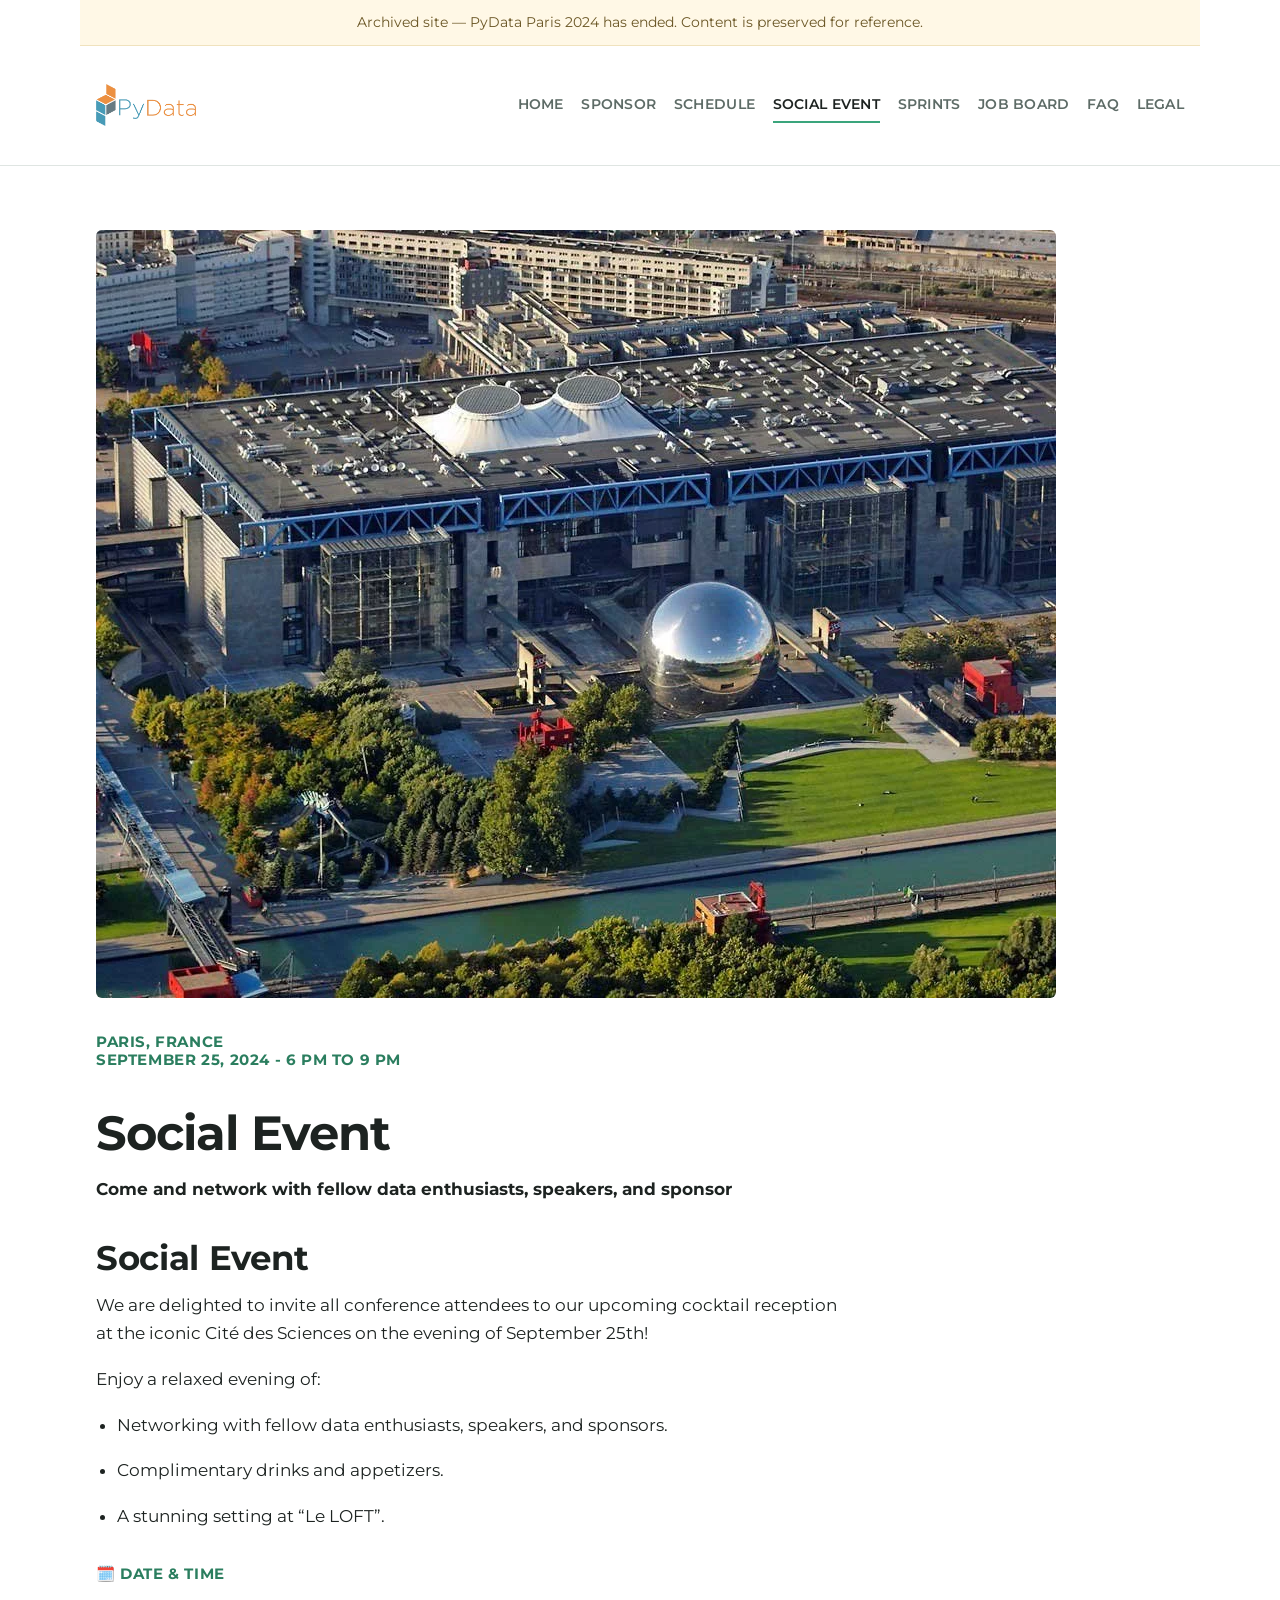
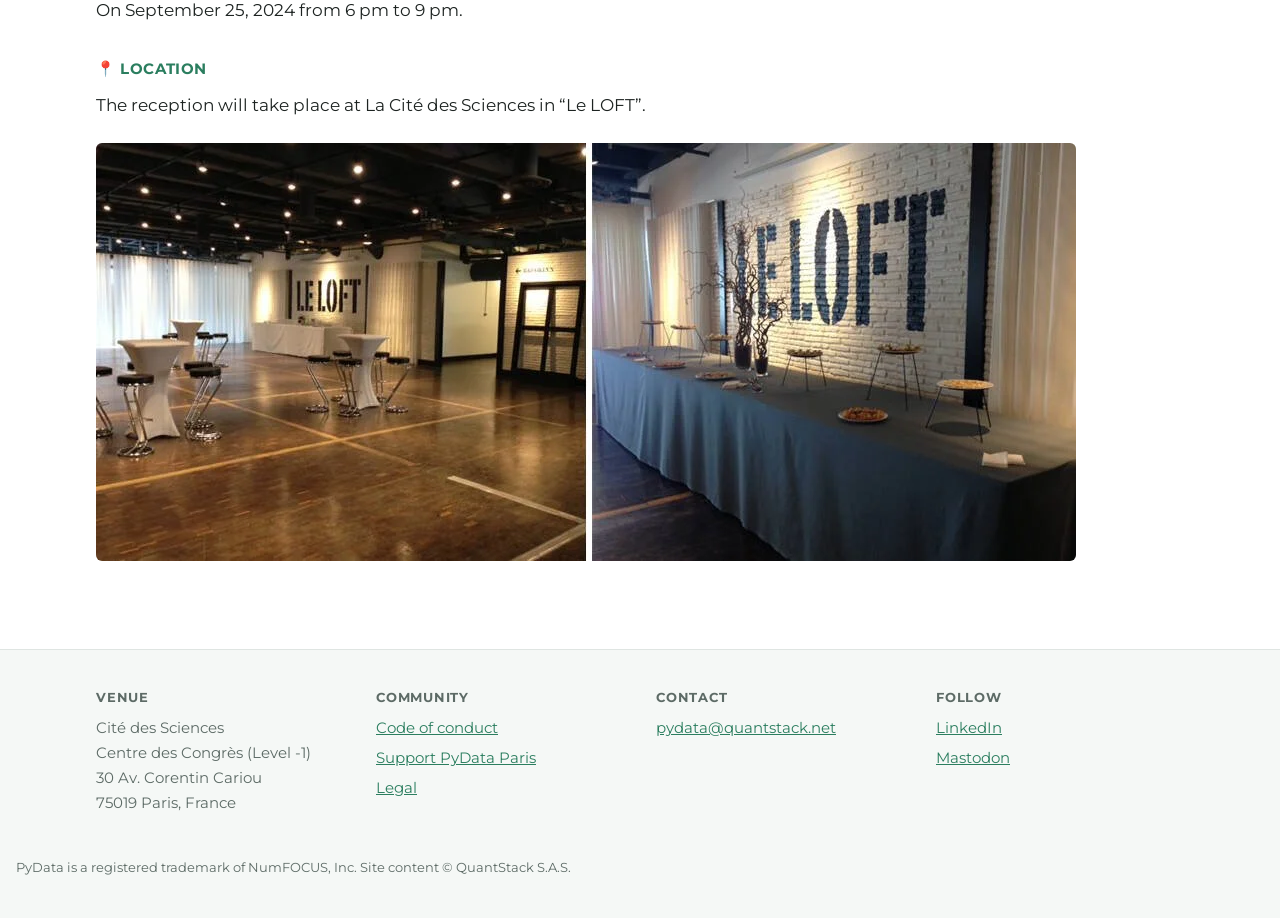
<file: social-event.html>
<!DOCTYPE html>
<html lang="en">
<head>
<meta charset="utf-8">
<meta name="viewport" content="width=device-width, initial-scale=1">
<title>Social Event — PyData Paris 2024</title>
<link rel="preconnect" href="https://fonts.googleapis.com">
<link rel="preconnect" href="https://fonts.gstatic.com" crossorigin>
<link rel="stylesheet" href="https://fonts.googleapis.com/css2?family=Montserrat:wght@400;600;700&display=swap">
<link rel="stylesheet" href="site.css">
</head>
<body>

<p class="archive-note">Archived site — PyData Paris 2024 has ended. Content is preserved for reference.</p>

<header class="site-header">
  <div class="site-header__inner">
    <a class="site-logo" href="index.html"><img src="images/PyData_logo.png" alt="PyData Paris 2024"></a>
    <nav class="site-nav" aria-label="Main">
        <a href="index.html">Home</a>
        <a href="sponsorship-opportunites.html">Sponsor</a>
        <a href="schedule.html">Schedule</a>
        <a href="social-event.html" aria-current="page">Social Event</a>
        <a href="sprints.html">Sprints</a>
        <a href="job-board.html">Job Board</a>
        <a href="faq.html">FAQ</a>
        <a href="legal.html">Legal</a>
    </nav>
  </div>
</header>

<main>
<img src="images/la-geode-vue-du-ciel.jpg" alt="" loading="lazy" width="960" height="768">
<h4>Paris, France<br>September 25, 2024 - 6 pm to 9 pm</h4>
<h1>Social Event</h1>
<p><strong>Come and network with fellow data enthusiasts, speakers, and sponsor</strong></p>
<h2>Social Event</h2>
<p>We are delighted to invite all conference attendees to our upcoming cocktail reception at the iconic Cité des Sciences on the evening of September 25th!</p>
<p>Enjoy a relaxed evening of:</p>
<ul><li><p>Networking with fellow data enthusiasts, speakers, and sponsors.</p></li><li><p>Complimentary drinks and appetizers.</p></li><li><p>A stunning setting at “Le LOFT”.</p></li></ul>
<h4> 🗓️ Date &amp; Time</h4>
<p>On September 25, 2024 from 6 pm to 9 pm.</p>
<h4>📍 Location</h4>
<p>The reception will take place at La Cité des Sciences in “Le LOFT”.</p>
<img src="images/montage3.jpg" alt="" loading="lazy" width="980" height="418">
</main>

<footer class="site-footer">
  <div class="site-footer__inner">
    <div>
      <h2>Venue</h2>
      <address>
        Cité des Sciences<br>
        Centre des Congrès (Level -1)<br>
        30 Av. Corentin Cariou<br>
        75019 Paris, France
      </address>
    </div>
    <div>
      <h2>Community</h2>
      <ul>
        <li><a href="https://numfocus.org/code-of-conduct" target="_blank" rel="noopener">Code of conduct</a></li>
        <li><a href="sponsorship-opportunites.html">Support PyData Paris</a></li>
        <li><a href="legal.html">Legal</a></li>
      </ul>
    </div>
    <div>
      <h2>Contact</h2>
      <ul>
        <li><a href="mailto:pydata@quantstack.net">pydata@quantstack.net</a></li>
      </ul>
    </div>
    <div>
      <h2>Follow</h2>
      <ul>
          <li><a href="https://www.linkedin.com/company/pydata-paris" target="_blank" rel="noopener">LinkedIn</a></li>
          <li><a href="https://mastodon.social/@pydataparis" target="_blank" rel="noopener">Mastodon</a></li>
      </ul>
    </div>
  </div>
  <p class="site-footer__legal">
    PyData is a registered trademark of NumFOCUS, Inc. Site content © QuantStack S.A.S.
  </p>
</footer>

</body>
</html>
</file>
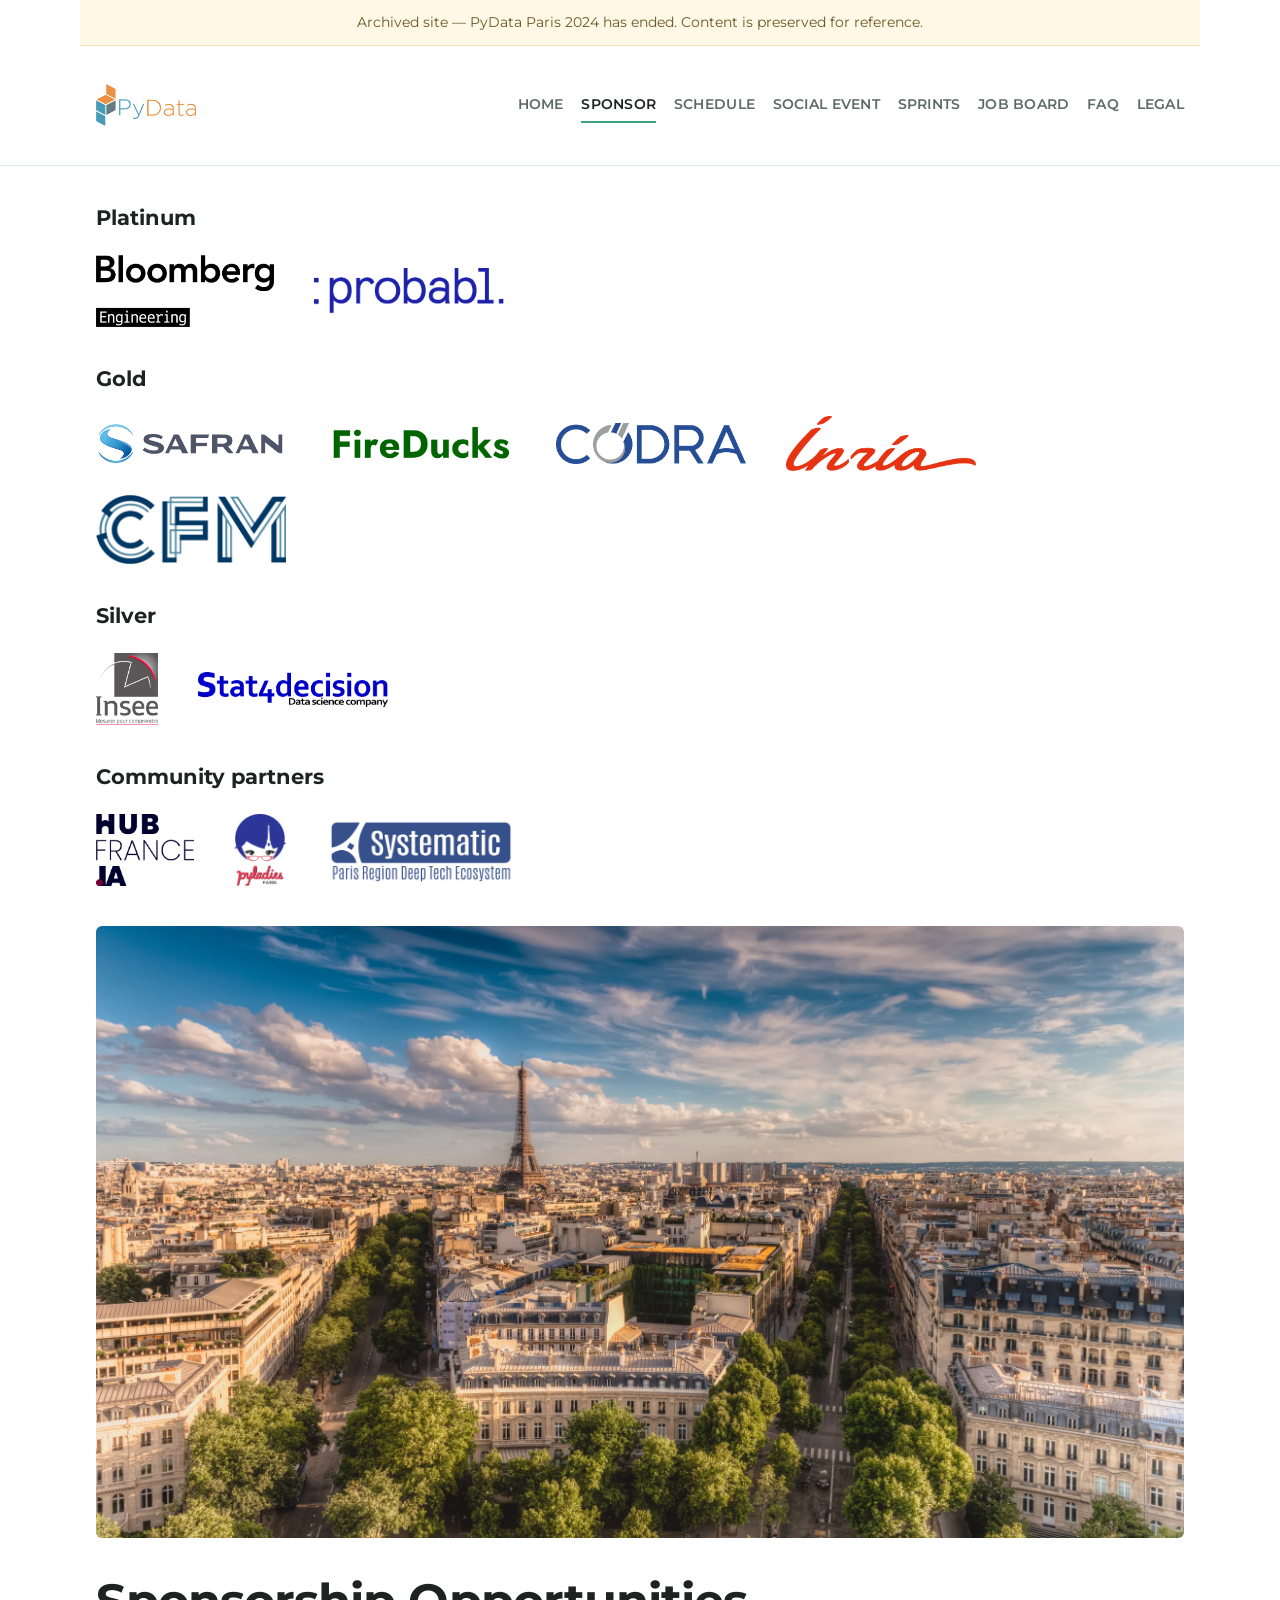
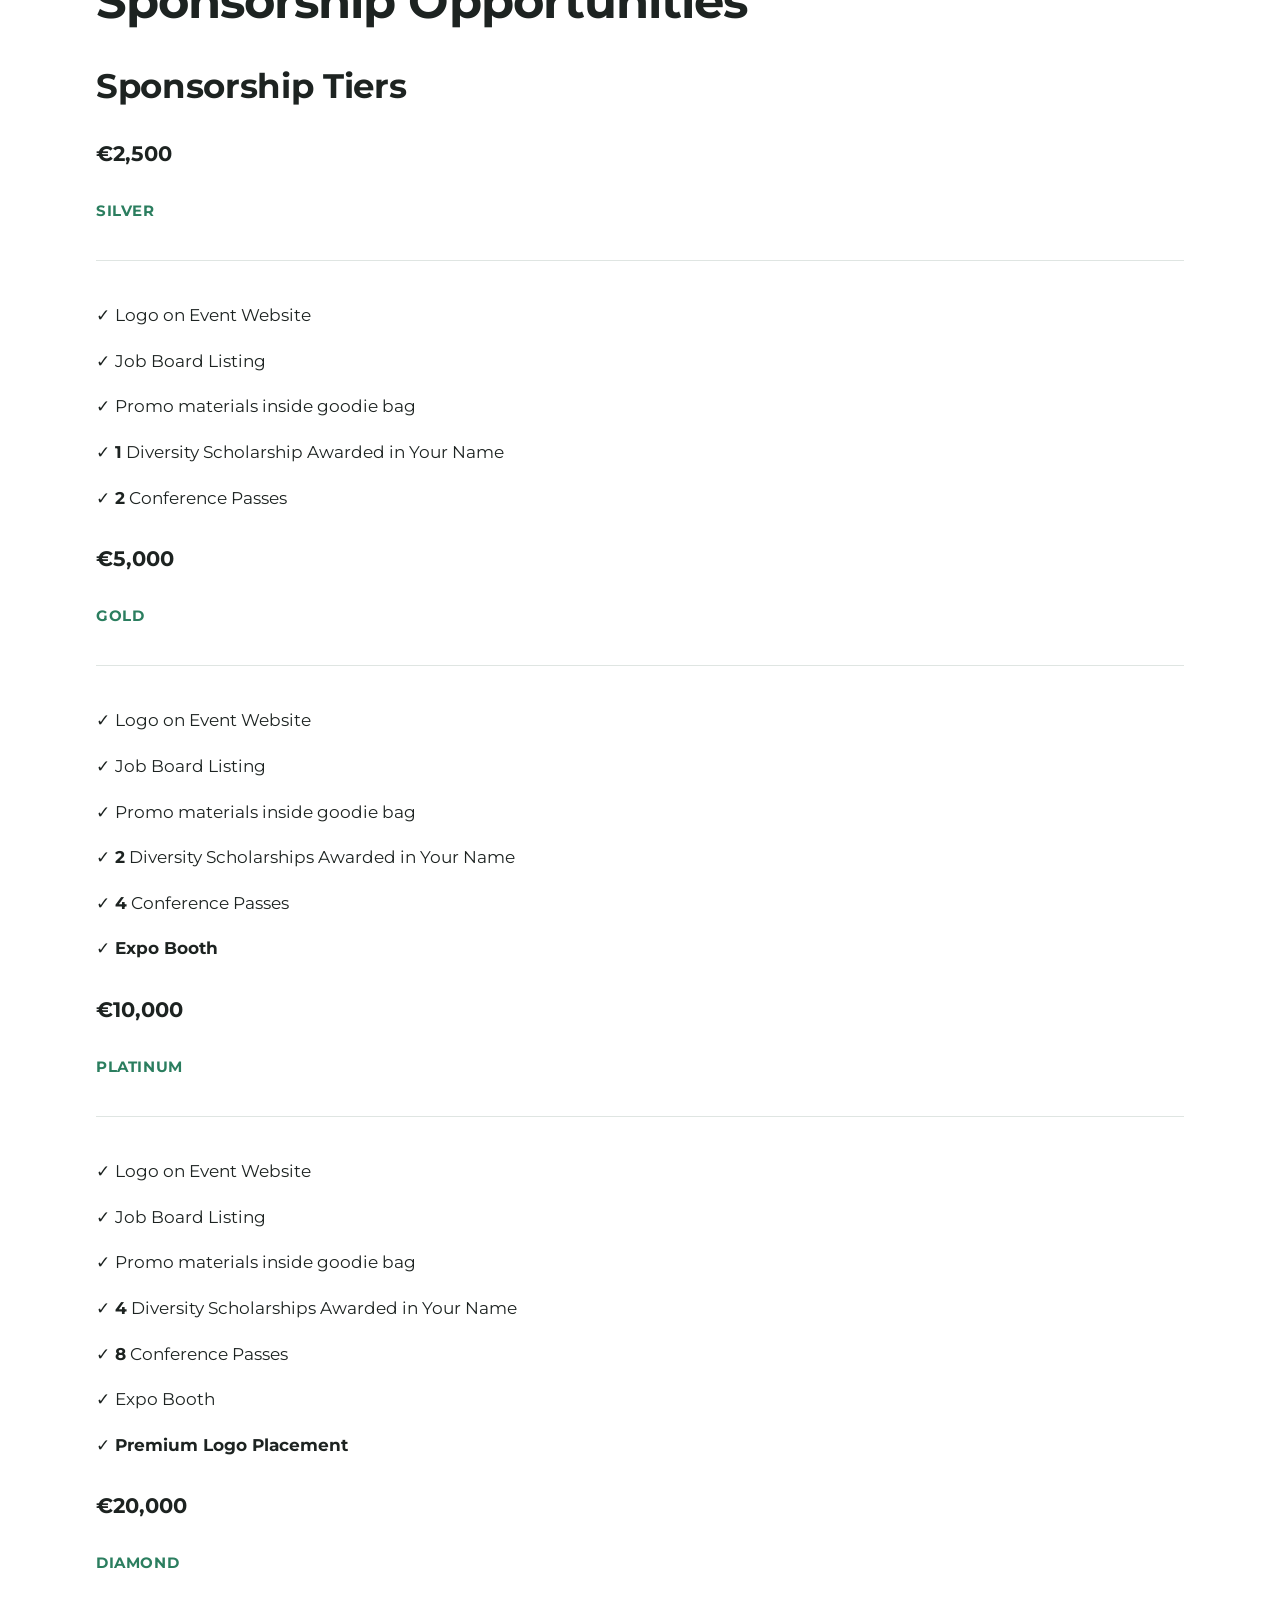
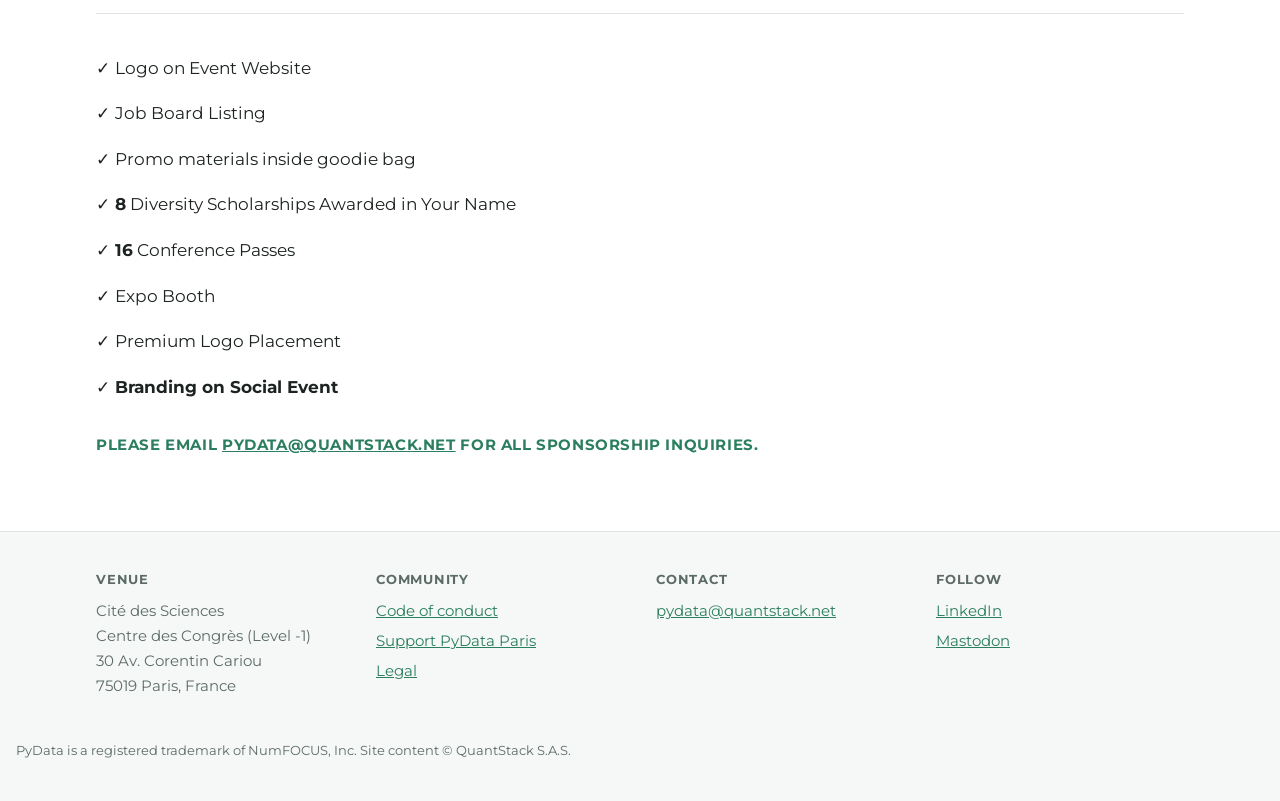
<file: sponsorship-opportunites.html>
<!DOCTYPE html>
<html lang="en">
<head>
<meta charset="utf-8">
<meta name="viewport" content="width=device-width, initial-scale=1">
<title>Sponsor — PyData Paris 2024</title>
<link rel="preconnect" href="https://fonts.googleapis.com">
<link rel="preconnect" href="https://fonts.gstatic.com" crossorigin>
<link rel="stylesheet" href="https://fonts.googleapis.com/css2?family=Montserrat:wght@400;600;700&display=swap">
<link rel="stylesheet" href="site.css">
</head>
<body>

<p class="archive-note">Archived site — PyData Paris 2024 has ended. Content is preserved for reference.</p>

<header class="site-header">
  <div class="site-header__inner">
    <a class="site-logo" href="index.html"><img src="images/PyData_logo.png" alt="PyData Paris 2024"></a>
    <nav class="site-nav" aria-label="Main">
        <a href="index.html">Home</a>
        <a href="sponsorship-opportunites.html" aria-current="page">Sponsor</a>
        <a href="schedule.html">Schedule</a>
        <a href="social-event.html">Social Event</a>
        <a href="sprints.html">Sprints</a>
        <a href="job-board.html">Job Board</a>
        <a href="faq.html">FAQ</a>
        <a href="legal.html">Legal</a>
    </nav>
  </div>
</header>

<main>
<h3>Platinum</h3>
<div class="logos">
<a href="https://www.bloomberg.com/" target="_blank" rel="noopener"><img src="images/BBGEngineering_black.png" alt="" loading="lazy" width="1261" height="510"></a>
<a href="https://probabl.ai/" target="_blank" rel="noopener"><img src="images/probabl.png" alt="" loading="lazy" width="1000" height="241"></a>
</div>
<h3><strong>Gold</strong></h3>
<div class="logos">
<a href="https://www.safran-group.com/group/innovation/safran-tech" target="_blank" rel="noopener"><img src="images/Safran.png" alt="" loading="lazy" width="1400" height="300"></a>
<a href="https://fireducks-dev.github.io/" target="_blank" rel="noopener"><img src="images/fireducks_darkgreen_transparent.png" alt="" loading="lazy" width="1184" height="238"></a>
<a href="https://codra.net/" target="_blank" rel="noopener"><img src="images/codra.png" alt="" loading="lazy" width="2500" height="549"></a>
<a href="https://inria.fr/" target="_blank" rel="noopener"><img src="images/inr_logo_rouge-1.png" alt="" loading="lazy" width="591" height="173"></a>
<a href="https://www.cfm.com/" target="_blank" rel="noopener"><img src="images/cfm---border.png" alt="" loading="lazy" width="774" height="281"></a>
</div>
<h3>Silver</h3>
<div class="logos">
<a href="https://www.insee.fr/" target="_blank" rel="noopener"><img src="images/Logo_Insee.svg.png" alt="" loading="lazy" width="415" height="481"></a>
<a href="https://www.stat4decision.com/" target="_blank" rel="noopener"><img src="images/logo_s4d_new2.png" alt="" loading="lazy" width="567" height="104"></a>
</div>
<h3>Community partners</h3>
<div class="logos">
<a href="https://www.hub-franceia.fr/" target="_blank" rel="noopener"><img src="images/HUB_Logo_Seul_Couleurs_f1b4a003bd.png" alt="" loading="lazy" width="2263" height="1655"></a>
<a href="https://www.meetup.com/pyladiesparis/" target="_blank" rel="noopener"><img src="images/Ffncq-ZXgA01NbF.jpg" alt="" loading="lazy" width="858" height="1200"></a>
<a href="https://systematic-paris-region.org/hubs-stakes/open-source-hub/" target="_blank" rel="noopener"><img src="images/Systematic-Logo-2019-1-800x279-1.png" alt="" loading="lazy" width="800" height="279"></a>
</div>
<img src="images/paris-banner.png" alt="" loading="lazy" width="2240" height="1260">
<h1>Sponsorship Opportunities</h1>
<h2>Sponsorship Tiers</h2>
<h3><strong>€</strong>2,500</h3>
<h4><strong>Silver</strong></h4>
<hr>
<p><strong>✓ </strong>Logo on Event Website</p>
<p><strong>✓ </strong>Job Board Listing</p>
<p><strong>✓ </strong>Promo materials inside goodie bag</p>
<p><strong>✓ 1</strong> Diversity Scholarship Awarded in Your Name</p>
<p><strong>✓ 2</strong> Conference Passes</p>
<h3><strong>€</strong>5,000</h3>
<h4><strong>Gold</strong></h4>
<hr>
<p><strong>✓ </strong>Logo on Event Website</p>
<p><strong>✓ </strong>Job Board Listing</p>
<p><strong>✓ </strong>Promo materials inside goodie bag</p>
<p><strong>✓ 2</strong> Diversity Scholarships Awarded in Your Name</p>
<p><strong>✓ 4</strong> Conference Passes</p>
<p><strong>✓ Expo Booth</strong></p>
<h3><strong>€10,000</strong></h3>
<h4><strong>Platinum</strong></h4>
<hr>
<p><strong>✓ </strong>Logo on Event Website</p>
<p><strong>✓ </strong>Job Board Listing</p>
<p><strong>✓ </strong>Promo materials inside goodie bag</p>
<p><strong>✓ 4</strong> Diversity Scholarships Awarded in Your Name</p>
<p><strong>✓ 8</strong> Conference Passes</p>
<p><strong>✓ </strong>Expo Booth</p>
<p><strong>✓ Premium Logo Placement</strong></p>
<h3><strong>€20,000</strong></h3>
<h4>Diamond</h4>
<hr>
<p><strong>✓ </strong>Logo on Event Website</p>
<p><strong>✓ </strong>Job Board Listing</p>
<p><strong>✓ </strong>Promo materials inside goodie bag</p>
<p><strong>✓ 8</strong> Diversity Scholarships Awarded in Your Name</p>
<p><strong>✓ 16</strong> Conference Passes</p>
<p><strong>✓ </strong>Expo Booth</p>
<p><strong>✓ </strong>Premium Logo Placement</p>
<p><strong>✓ Branding on Social Event</strong></p>
<h4><strong>Please email </strong><a href="mailto:pydata@quantstack.net " target="_blank" rel="noopener"><strong>pydata@quantstack.net</strong></a><strong> for all sponsorship inquiries.</strong></h4>
</main>

<footer class="site-footer">
  <div class="site-footer__inner">
    <div>
      <h2>Venue</h2>
      <address>
        Cité des Sciences<br>
        Centre des Congrès (Level -1)<br>
        30 Av. Corentin Cariou<br>
        75019 Paris, France
      </address>
    </div>
    <div>
      <h2>Community</h2>
      <ul>
        <li><a href="https://numfocus.org/code-of-conduct" target="_blank" rel="noopener">Code of conduct</a></li>
        <li><a href="sponsorship-opportunites.html">Support PyData Paris</a></li>
        <li><a href="legal.html">Legal</a></li>
      </ul>
    </div>
    <div>
      <h2>Contact</h2>
      <ul>
        <li><a href="mailto:pydata@quantstack.net">pydata@quantstack.net</a></li>
      </ul>
    </div>
    <div>
      <h2>Follow</h2>
      <ul>
          <li><a href="https://www.linkedin.com/company/pydata-paris" target="_blank" rel="noopener">LinkedIn</a></li>
          <li><a href="https://mastodon.social/@pydataparis" target="_blank" rel="noopener">Mastodon</a></li>
      </ul>
    </div>
  </div>
  <p class="site-footer__legal">
    PyData is a registered trademark of NumFOCUS, Inc. Site content © QuantStack S.A.S.
  </p>
</footer>

</body>
</html>
</file>
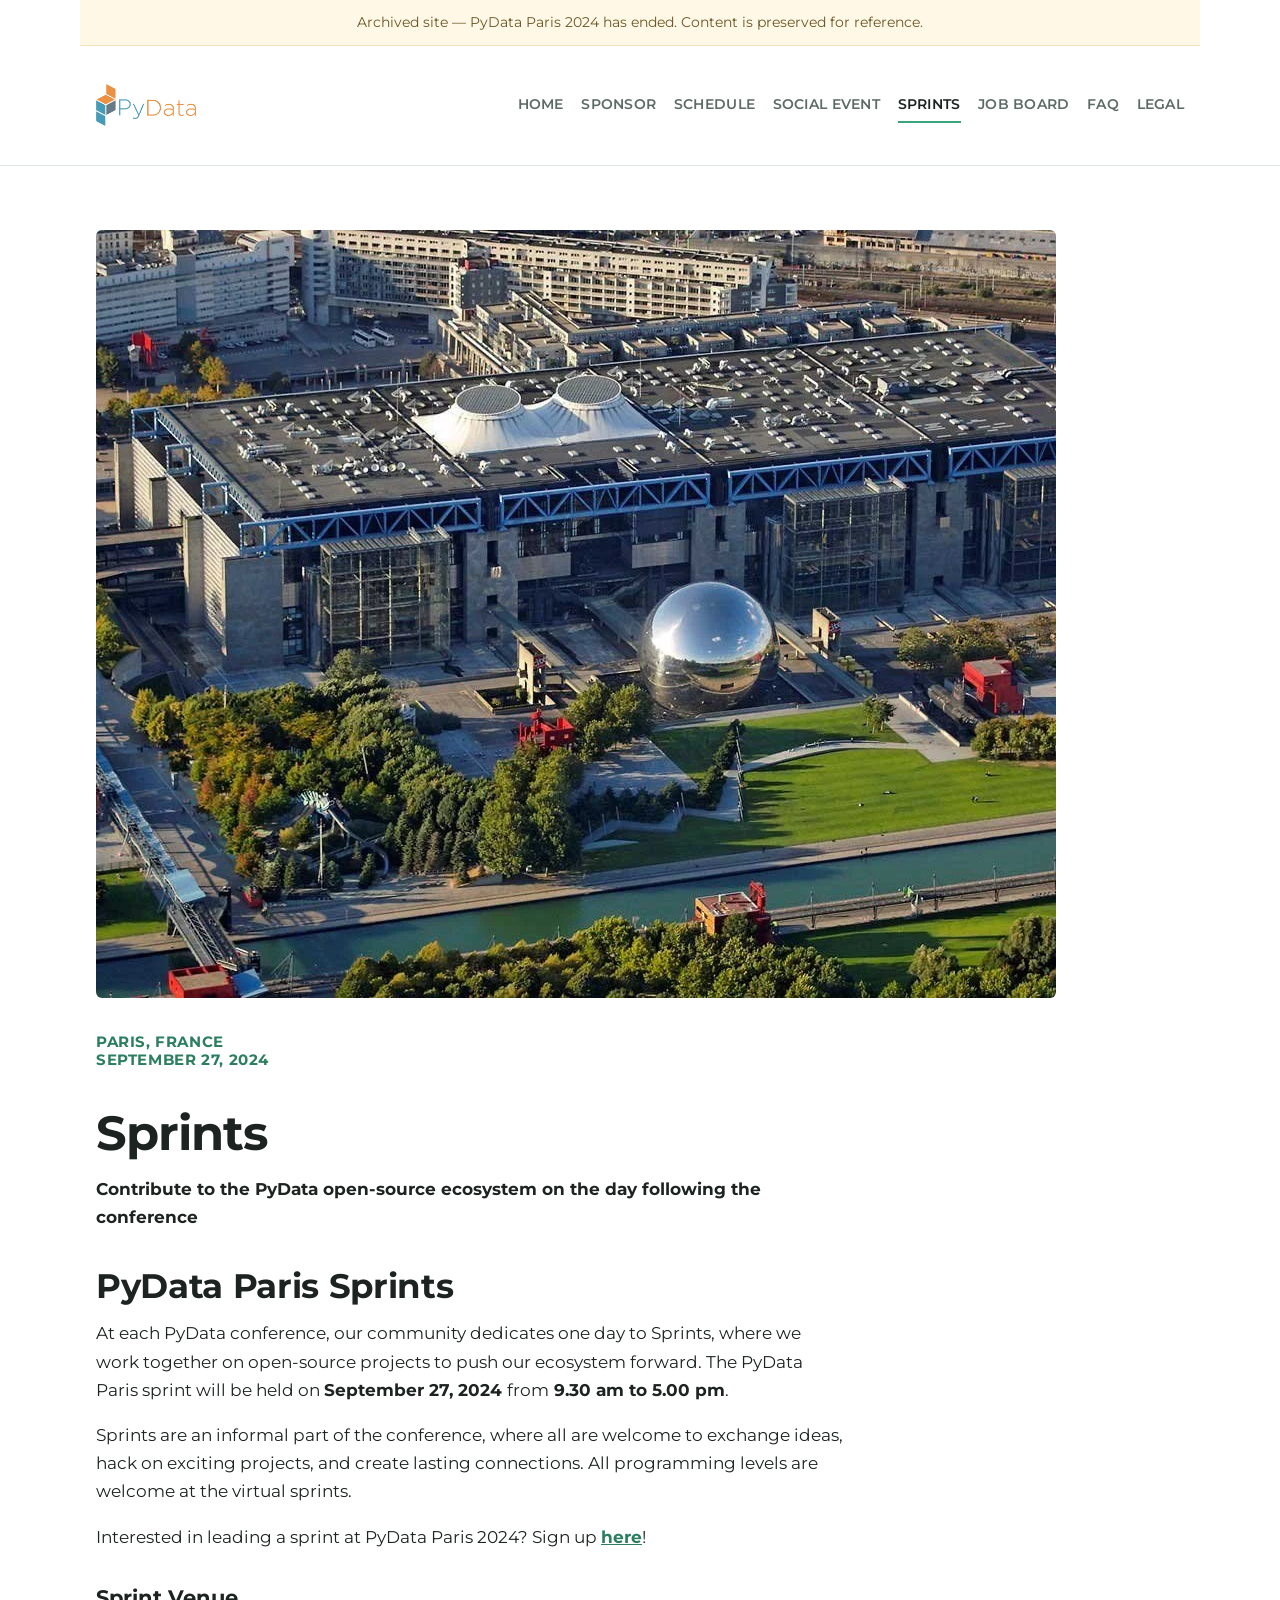
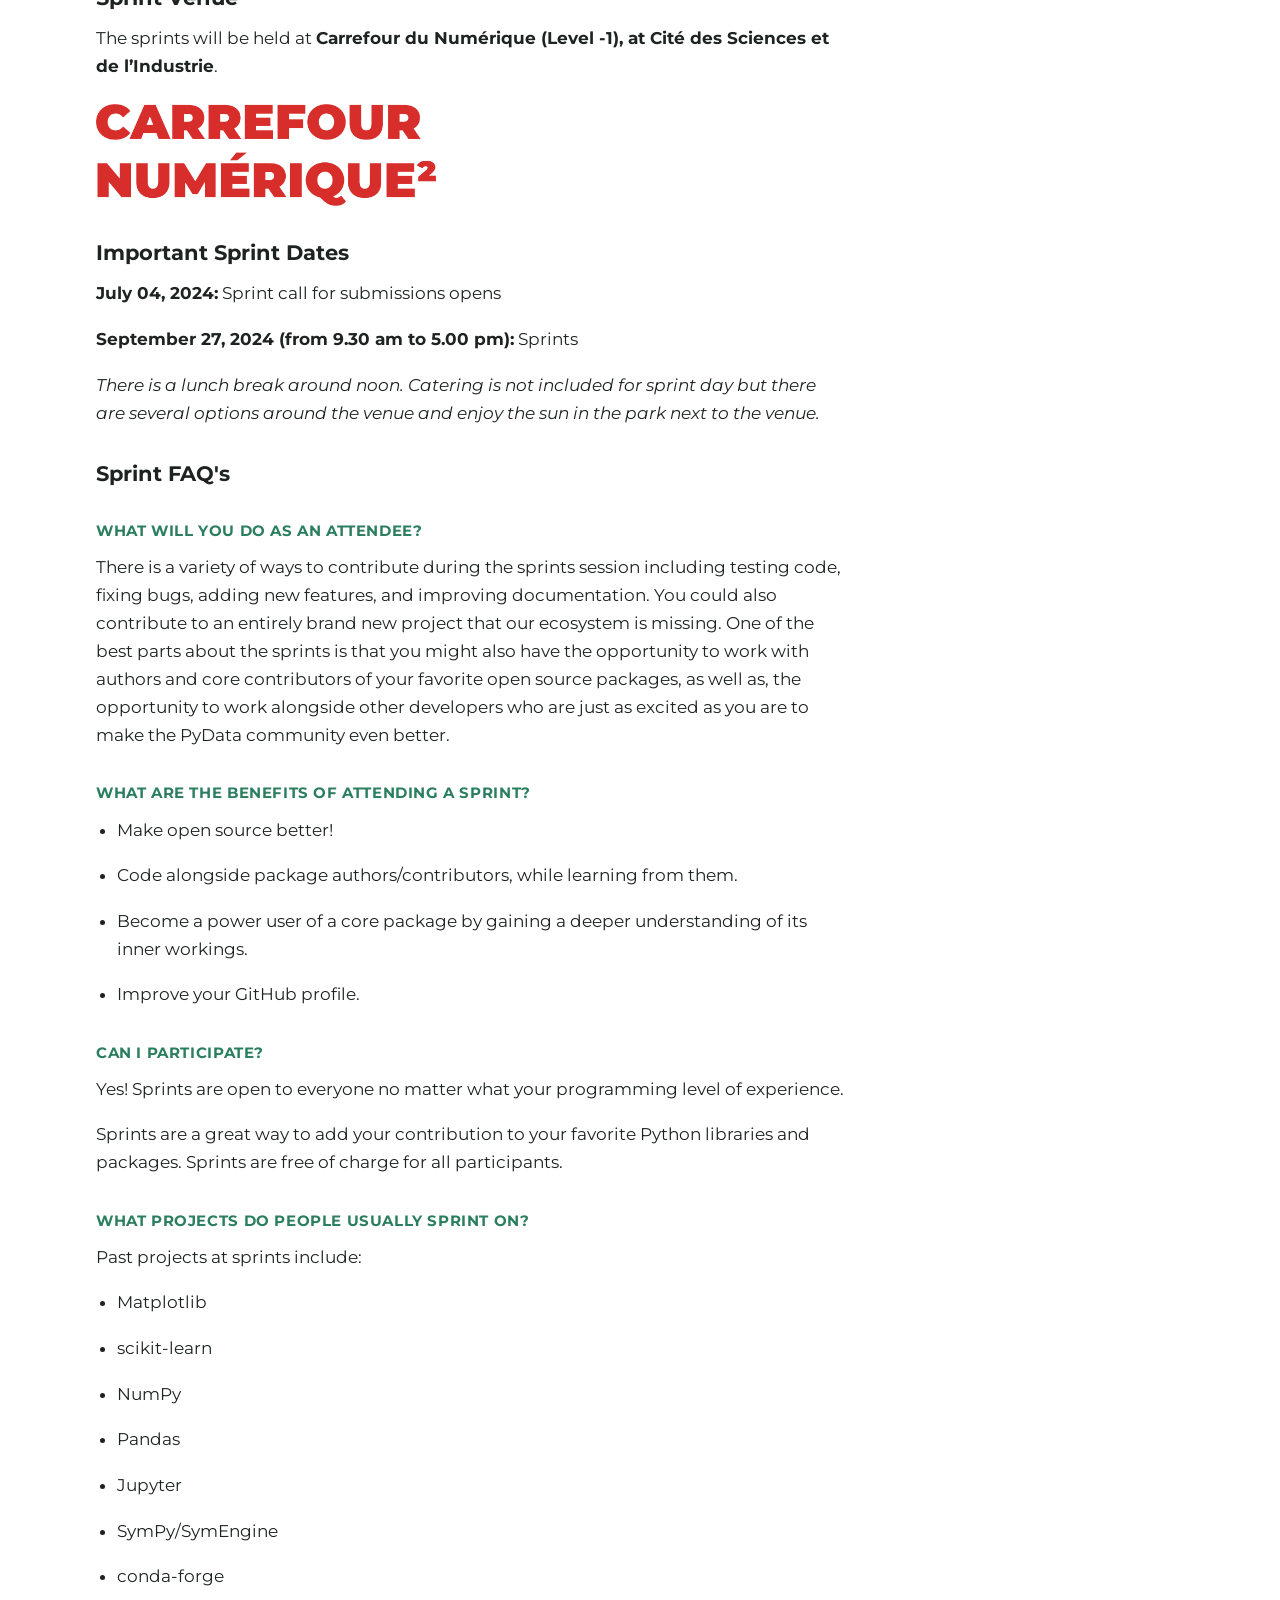
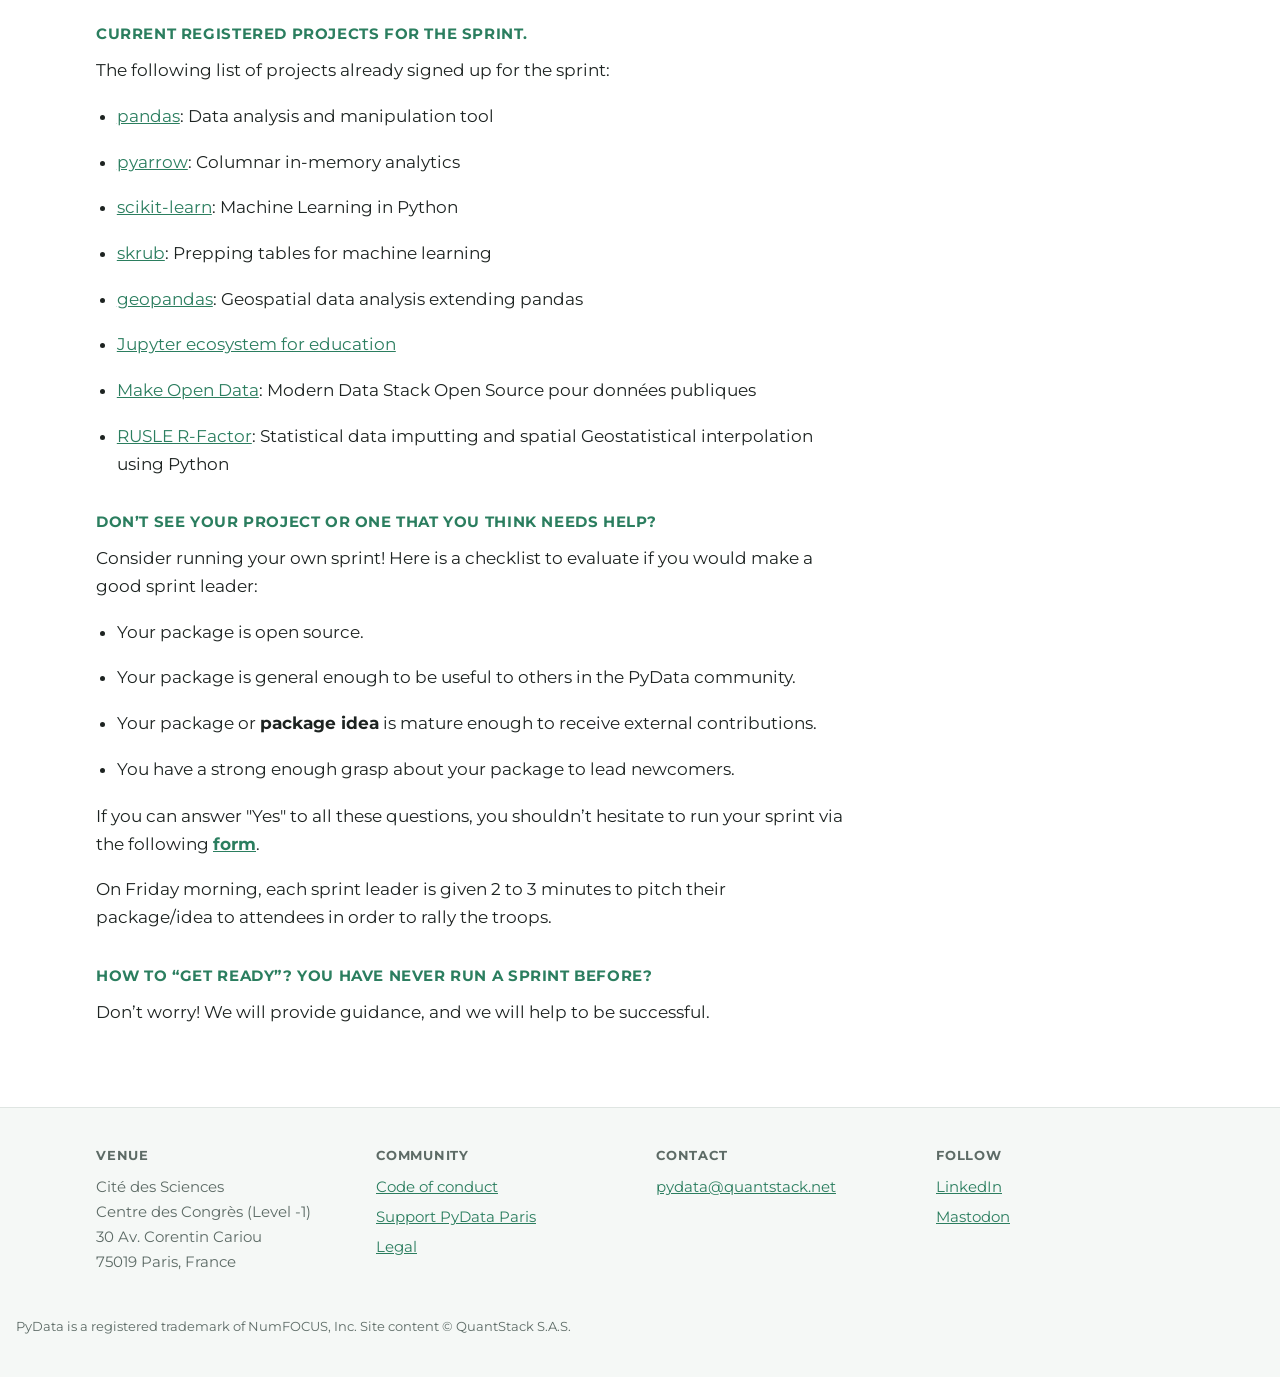
<file: sprints.html>
<!DOCTYPE html>
<html lang="en">
<head>
<meta charset="utf-8">
<meta name="viewport" content="width=device-width, initial-scale=1">
<title>Sprints — PyData Paris 2024</title>
<link rel="preconnect" href="https://fonts.googleapis.com">
<link rel="preconnect" href="https://fonts.gstatic.com" crossorigin>
<link rel="stylesheet" href="https://fonts.googleapis.com/css2?family=Montserrat:wght@400;600;700&display=swap">
<link rel="stylesheet" href="site.css">
</head>
<body>

<p class="archive-note">Archived site — PyData Paris 2024 has ended. Content is preserved for reference.</p>

<header class="site-header">
  <div class="site-header__inner">
    <a class="site-logo" href="index.html"><img src="images/PyData_logo.png" alt="PyData Paris 2024"></a>
    <nav class="site-nav" aria-label="Main">
        <a href="index.html">Home</a>
        <a href="sponsorship-opportunites.html">Sponsor</a>
        <a href="schedule.html">Schedule</a>
        <a href="social-event.html">Social Event</a>
        <a href="sprints.html" aria-current="page">Sprints</a>
        <a href="job-board.html">Job Board</a>
        <a href="faq.html">FAQ</a>
        <a href="legal.html">Legal</a>
    </nav>
  </div>
</header>

<main>
<img src="images/la-geode-vue-du-ciel.jpg" alt="" loading="lazy" width="960" height="768">
<h4>Paris, France<br>September 27, 2024</h4>
<h1>Sprints</h1>
<p><strong>Contribute to the PyData open-source ecosystem on the day following the conference</strong></p>
<h2>PyData Paris Sprints</h2>
<p>At each PyData conference, our community dedicates one day to Sprints, where we work together on open-source projects to push our ecosystem forward. The PyData Paris sprint will be held on <strong>September 27, 2024 </strong>from<strong> 9.30 am to 5.00 pm</strong>.</p>
<p>Sprints are an informal part of the conference, where all are welcome to exchange ideas, hack on exciting projects, and create lasting connections. All programming levels are welcome at the virtual sprints.</p>
<p>Interested in leading a sprint at PyData Paris 2024? Sign up <a href="https://forms.gle/wtTgjXJpVCEhWdjj7" target="_blank" rel="noopener"><strong>here</strong></a>!</p>
<h3>Sprint Venue</h3>
<p>The sprints will be held at <strong>Carrefour du Numérique (Level -1), at Cité des Sciences et de l’Industrie</strong>.</p>
<img src="images/carrefour-numerique.png" alt="" loading="lazy" width="1240" height="373" class="mark">
<h3>Important Sprint Dates</h3>
<p><strong>July 04, 2024:</strong> Sprint call for submissions open​s</p>
<p><strong>September 27, 2024 (from 9.30 am to 5.00 pm):</strong> Sprints</p>
<p><em>There is a lunch break around noon. Catering is not included for sprint day but there are several options around the venue and enjoy the sun in the park next to the venue.</em></p>
<h3>Sprint FAQ's​</h3>
<h4>What will you do as an attendee?</h4>
<p>There is a variety of ways to contribute during the sprints session including testing code, fixing bugs, adding new features, and improving documentation. You could also contribute to an entirely brand new project that our ecosystem is missing. One of the best parts about the sprints is that you might also have the opportunity to work with authors and core contributors of your favorite open source packages, as well as, the opportunity to work alongside other developers who are just as excited as you are to make the PyData community even better. ​</p>
<h4>What are the benefits of attending a sprint?</h4>
<ul><li><p>Make open source better!</p></li><li><p>Code alongside package authors/contributors, while learning from them.</p></li><li><p>Become a power user of a core package by gaining a deeper understanding of its inner workings.</p></li><li><p>Improve your GitHub profile.</p></li></ul>
<h4>Can I participate?</h4>
<p>​Yes! Sprints are open to everyone no matter what your programming level of experience. </p>
<p>Sprints are a great way to add your contribution to your favorite Python libraries and packages. Sprints are free of charge for all participants.</p>
<h4>What projects do people usually sprint on?</h4>
<p>Past projects at sprints include:</p>
<ul><li><p>Matplotlib</p></li><li><p>scikit-learn</p></li><li><p>NumPy</p></li><li><p>Pandas</p></li><li><p>Jupyter</p></li><li><p>SymPy/SymEngine</p></li><li><p>conda-forge</p></li></ul>
<h4>Current registered projects for the sprint.</h4>
<p>The following list of projects already signed up for the sprint:</p>
<ul><li><p><a href="https://pandas.pydata.org/" target="_blank" rel="noopener">pandas</a>: Data analysis and manipulation tool</p></li><li><p><a href="https://arrow.apache.org/docs/python/" target="_blank" rel="noopener">pyarrow</a>: Columnar in-memory analytics</p></li><li><p><a href="https://scikit-learn.org/stable/" target="_blank" rel="noopener">scikit-learn</a>: Machine Learning in Python</p></li><li><p><a href="https://skrub-data.org/stable/" target="_blank" rel="noopener">skrub</a>: Prepping tables for machine learning</p></li><li><p><a href="https://geopandas.org/en/stable/" target="_blank" rel="noopener">geopandas</a>: Geospatial data analysis extending pandas</p></li><li><p><a href="https://discourse.jupyter.org/c/special-topics/education/35" target="_blank" rel="noopener">Jupyter ecosystem for education</a></p></li><li><p><a href="https://make-open-data.fr/" target="_blank" rel="noopener">Make Open Data</a>: Modern Data Stack Open Source pour données publiques</p></li><li><p><a href="https://github.com/ccalvocm/Erosion_24" target="_blank" rel="noopener">RUSLE R-Factor</a>: Statistical data imputting and spatial Geostatistical interpolation using Python</p></li></ul>
<h4>Don’t see your project or one that you think needs help?</h4>
<p>Consider running your own sprint! Here is a checklist to evaluate if you would make a good sprint leader:​</p>
<ul><li><p>Your package is open source.</p></li><li><p>Your package is general enough to be useful to others in the PyData community.</p></li><li><p>Your package or <strong>package idea</strong> is mature enough to receive external contributions.</p></li><li><p>You have a strong enough grasp about your package to lead newcomers.</p></li></ul>
<p>If you can answer "Yes" to all these questions, you shouldn’t hesitate to run your sprint via the following <a href="https://forms.gle/wtTgjXJpVCEhWdjj7" target="_blank" rel="noopener"><strong>form</strong></a>.</p>
<p>On Friday morning, each sprint leader is given 2 to 3 minutes to pitch their package/idea to attendees in order to rally the troops.</p>
<h4>How to “get ready”? You have never run a sprint before?</h4>
<p>Don’t worry! We will provide guidance, and we will help to be successful.</p>
</main>

<footer class="site-footer">
  <div class="site-footer__inner">
    <div>
      <h2>Venue</h2>
      <address>
        Cité des Sciences<br>
        Centre des Congrès (Level -1)<br>
        30 Av. Corentin Cariou<br>
        75019 Paris, France
      </address>
    </div>
    <div>
      <h2>Community</h2>
      <ul>
        <li><a href="https://numfocus.org/code-of-conduct" target="_blank" rel="noopener">Code of conduct</a></li>
        <li><a href="sponsorship-opportunites.html">Support PyData Paris</a></li>
        <li><a href="legal.html">Legal</a></li>
      </ul>
    </div>
    <div>
      <h2>Contact</h2>
      <ul>
        <li><a href="mailto:pydata@quantstack.net">pydata@quantstack.net</a></li>
      </ul>
    </div>
    <div>
      <h2>Follow</h2>
      <ul>
          <li><a href="https://www.linkedin.com/company/pydata-paris" target="_blank" rel="noopener">LinkedIn</a></li>
          <li><a href="https://mastodon.social/@pydataparis" target="_blank" rel="noopener">Mastodon</a></li>
      </ul>
    </div>
  </div>
  <p class="site-footer__legal">
    PyData is a registered trademark of NumFOCUS, Inc. Site content © QuantStack S.A.S.
  </p>
</footer>

</body>
</html>
</file>
<file: site.css>
/* PyData Paris archive - original stylesheet, hand-written for this static rebuild. */

:root {
  --green: #3aa57c;
  --green-dark: #2b7e5f;
  --ink: #1d2321;
  --muted: #5d6b66;
  --line: #dfe5e2;
  --bg: #ffffff;
  --bg-alt: #f5f8f6;
  --measure: 68ch;
  --wide: 1120px;
}

*, *::before, *::after { box-sizing: border-box; }

html { -webkit-text-size-adjust: 100%; }

body {
  margin: 0;
  background: var(--bg);
  color: var(--ink);
  font-family: Montserrat, system-ui, -apple-system, "Segoe UI", sans-serif;
  font-size: 17px;
  line-height: 1.65;
}

/* ---------- header / nav ---------- */

.site-header {
  border-bottom: 1px solid var(--line);
  position: sticky;
  top: 0;
  background: rgba(255, 255, 255, 0.94);
  backdrop-filter: blur(6px);
  z-index: 10;
}

.site-header__inner {
  max-width: var(--wide);
  margin: 0 auto;
  padding: 0.9rem 1rem;
  display: flex;
  align-items: center;
  gap: 1.5rem;
  flex-wrap: wrap;
}

.site-logo img { display: block; height: 42px; width: auto; }

.site-nav {
  display: flex;
  flex-wrap: wrap;
  gap: 0.25rem 1.1rem;
  margin-left: auto;
  font-size: 0.86rem;
  letter-spacing: 0.02em;
  text-transform: uppercase;
  font-weight: 600;
}

.site-nav a {
  color: var(--muted);
  text-decoration: none;
  padding: 0.3rem 0;
  border-bottom: 2px solid transparent;
}

.site-nav a:hover { color: var(--green-dark); }
.site-nav a[aria-current="page"] { color: var(--ink); border-bottom-color: var(--green); }

/* ---------- page body ---------- */

main {
  max-width: var(--wide);
  margin: 0 auto;
  padding: 2.5rem 1rem 4rem;
}

main > h1:first-child, main > h2:first-child, main > h3:first-child { margin-top: 0; }

h1, h2, h3, h4 {
  line-height: 1.2;
  font-weight: 700;
  margin: 2.2rem 0 0.8rem;
  text-wrap: balance;
}

h1 { font-size: clamp(2rem, 5vw, 3rem); letter-spacing: -0.02em; }
h2 { font-size: clamp(1.5rem, 3.5vw, 2.1rem); letter-spacing: -0.01em; }
h3 { font-size: 1.3rem; }
h4 { font-size: 1.05rem; color: var(--green-dark); text-transform: uppercase; letter-spacing: 0.04em; font-size: 0.95rem; }

p, ul, ol { max-width: var(--measure); }
p { margin: 0 0 1.1rem; }

a { color: var(--green-dark); }
a:hover { color: var(--green); }

ul, ol { padding-left: 1.3rem; margin: 0 0 1.2rem; }
li { margin-bottom: 0.4rem; }

hr { border: 0; border-top: 1px solid var(--line); margin: 2.5rem 0; }

blockquote {
  margin: 1.5rem 0;
  padding-left: 1.1rem;
  border-left: 3px solid var(--green);
  color: var(--muted);
  font-style: italic;
}

img {
  max-width: 100%;
  height: auto;
  display: block;
  border-radius: 6px;
  margin: 1.5rem 0;
}

table {
  border-collapse: collapse;
  width: 100%;
  margin: 1.5rem 0;
  font-size: 0.95rem;
}

th, td { border: 1px solid var(--line); padding: 0.6rem 0.8rem; text-align: left; }
th { background: var(--bg-alt); font-weight: 600; }

/* A standalone logo or wordmark. Without this it would stretch to the full
   column width, which dwarfs the text it sits next to. */
img.mark {
  max-width: 340px;
  height: auto;
  border-radius: 0;
}

/* ---------- grids ---------- */

/* People: keynote speakers, organisers. */
.cards {
  display: grid;
  grid-template-columns: repeat(auto-fit, minmax(190px, 1fr));
  gap: 1.8rem 1.4rem;
  margin: 1.8rem 0 2.5rem;
}

.cards figure { margin: 0; }

.cards img {
  margin: 0 0 0.7rem;
  width: 100%;
  aspect-ratio: 1;
  object-fit: cover;
  border-radius: 8px;
  background: var(--bg-alt);
}

.cards figcaption { font-size: 0.93rem; line-height: 1.45; }
.cards figcaption strong { display: block; }

/* Sponsor and partner logos. */
.logos {
  display: flex;
  flex-wrap: wrap;
  align-items: center;
  gap: 1.5rem 2.5rem;
  margin: 1.5rem 0 2.5rem;
}

.logos a { display: block; }

.logos img {
  margin: 0;
  max-height: 72px;
  width: auto;
  max-width: 190px;
  object-fit: contain;
  border-radius: 0;
}

/* The Pretalx widget renders itself; just give it room. */
pretalx-schedule { display: block; margin: 2rem 0; min-height: 60vh; }

/* ---------- footer ---------- */

.site-footer {
  border-top: 1px solid var(--line);
  background: var(--bg-alt);
  font-size: 0.92rem;
}

.site-footer__inner {
  max-width: var(--wide);
  margin: 0 auto;
  padding: 2.5rem 1rem;
  display: grid;
  gap: 2rem;
  grid-template-columns: repeat(auto-fit, minmax(210px, 1fr));
}

.site-footer h2 {
  font-size: 0.8rem;
  text-transform: uppercase;
  letter-spacing: 0.06em;
  color: var(--muted);
  margin: 0 0 0.7rem;
  font-weight: 700;
}

.site-footer p, .site-footer ul { margin: 0; max-width: none; }
.site-footer ul { list-style: none; padding: 0; }
.site-footer li { margin-bottom: 0.35rem; }
.site-footer address { font-style: normal; color: var(--muted); line-height: 1.7; }

.site-footer__legal {
  max-width: var(--wide);
  margin: 0 auto;
  padding: 0 1rem 2.5rem;
  color: var(--muted);
  font-size: 0.84rem;
}

.archive-note {
  max-width: var(--wide);
  margin: 0 auto;
  padding: 0.7rem 1rem;
  background: #fff8e6;
  border-bottom: 1px solid #f0e2bd;
  color: #6b5726;
  font-size: 0.86rem;
  text-align: center;
}

@media (max-width: 640px) {
  body { font-size: 16px; }
  .site-header__inner { gap: 0.8rem; }
  .site-nav { margin-left: 0; width: 100%; font-size: 0.8rem; gap: 0.2rem 0.9rem; }
  main { padding-top: 1.8rem; }
}
</file>
